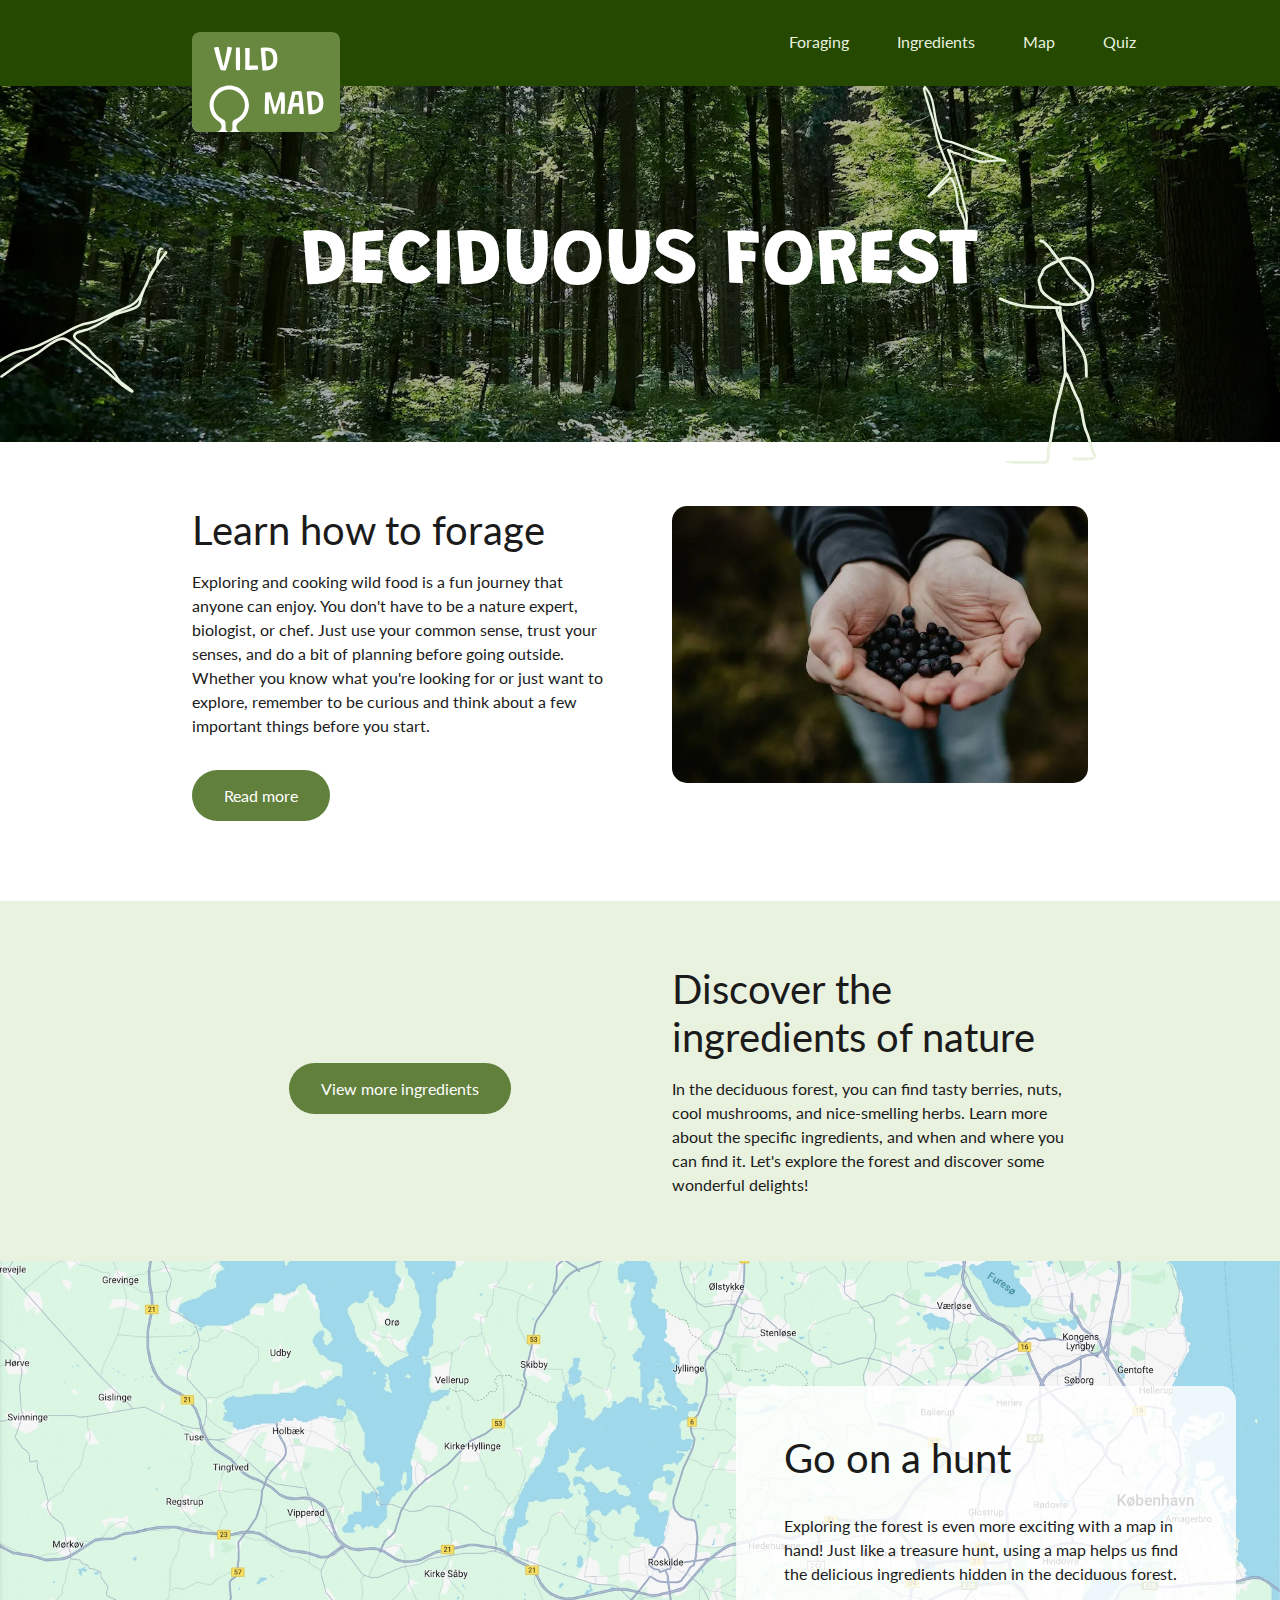
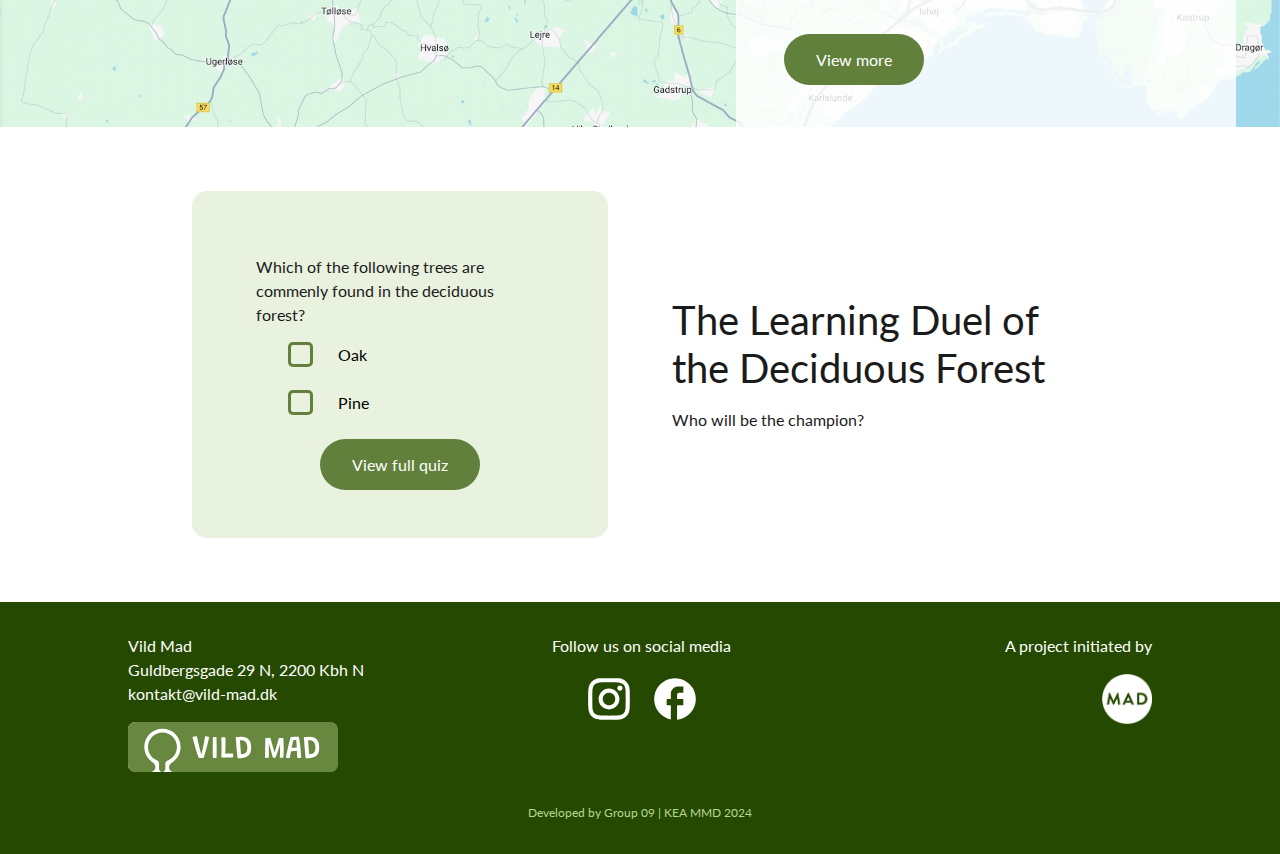
<file: index.html>
<!DOCTYPE html>
<html lang="en">

<head>
  <meta charset="UTF-8" />
  <meta name="viewport" content="width=device-width, initial-scale=1.0" />
  <meta name="description" content="informationsite about the deciduous forest">
  <meta name="author" content="MMD studerende gr.09">
  <!-- <meta name="robots" content="noindex" /> -->

  <!-- FAVICON -->
  <link rel="apple-touch-icon" sizes="180x180" href="apple-touch-icon.png" />
  <link rel="icon" type="image/png" sizes="32x32" href="favicon-32x32.png" />
  <link rel="icon" type="image/png" sizes="16x16" href="favicon-16x16.png" />
  <link rel="manifest" href="site.webmanifest" />

  <title>Vild mad</title>

  <!-- STYLESHEETS -->
  <link rel="stylesheet" href="css/general.css" />
  <link rel="stylesheet" href="css/index.css" />

  <!-- GOOGLE FONTS -->
  <link rel="preconnect" href="https://fonts.googleapis.com" />
  <link rel="preconnect" href="https://fonts.gstatic.com" crossorigin />
  <link
    href="https://fonts.googleapis.com/css2?family=Grandstander:ital,wght@0,100..900;1,100..900&family=Lato:ital,wght@0,100;0,300;0,400;0,700;0,900;1,100;1,300;1,400;1,700;1,900&display=swap"
    rel="stylesheet" />
</head>

<body>
  <header>
    <a href="index.html" class="header_link">
      <picture>
        <source media="(min-width:800px)" srcset="img/logo_main.svg" class="logo" />
        <img src="img/logo_long.svg" alt="logo" style="width: auto" class="logo" />
      </picture>
    </a>
    <nav>
      <ul class="menu">
        <li><a href="foraging.html">Foraging</a></li>
        <li><a href="listview.html">Ingredients</a></li>
        <li><a href="map.html">Map</a></li>
        <li><a href="quiz.html">Quiz</a></li>
      </ul>
      <div class="burger">
        <div class="line"></div>
        <div class="line"></div>
        <div class="line"></div>
      </div>
    </nav>
  </header>
  <main>
    <section>
      <div class="hero">
        <img src="img/index_hero.webp" alt="Trees" class="img_hero" />
        <h1 class="front">Deciduous forest</h1>
        <img class="mand" src="img/mand.svg" alt="mand" />
        <img class="gren_7" src="img/gren7.svg" alt="gren" />
        <img class="gren_3" src="img/gren3.svg" alt="gren" />
      </div>
    </section>

    <article class="foraging">
      <div class="flex_col">
        <h2>Learn how to forage</h2>
        <p>
          Exploring and cooking wild food is a fun journey that anyone can enjoy. You don't have to be a nature expert,
          biologist, or chef. Just use your common sense, trust your senses, and do a bit of planning before going
          outside. Whether you know what you're looking for or just want to explore, remember to be curious and think
          about a few
          important things before you start.
        </p>
        <a href="foraging.html" class="button">Read more</a>
      </div>
      <img src="img/berries.webp" alt="berries" class="img_forage_mini" />
      <!-- Photo by <a href="https://unsplash.com/@bthjnr?utm_content=creditCopyText&utm_medium=referral&utm_source=unsplash">Beth Jnr</a> on <a href="https://unsplash.com/photos/person-holding-black-round-fruits-bgFJ8_QBs0k?utm_content=creditCopyText&utm_medium=referral&utm_source=unsplash">Unsplash</a>-->
    </article>

    <section class="discover">
      <div class="flex_col">
        <h2>Discover the ingredients of nature</h2>
        <p>In the deciduous forest, you can find tasty berries, nuts, cool mushrooms, and nice-smelling herbs. Learn
          more about the specific ingredients, and when and where you can find it. Let's explore the forest and discover
          some wonderful delights!</p>
      </div>
      <div class="flex_col order">
        <div class="ingredient_container"></div>
        <div class="center">
          <a href="listview.html" class="button">View more ingredients</a>
        </div>
      </div>
    </section>

    <section class="map">
      <!-- <img src="img/google.webp" alt="map" class="img_map"> -->
      <picture>
        <source media="(min-width:650px)" srcset="img/google.webp" class="img_map" />
        <img src="img/google_2.webp" alt="Flowers" style="width: auto" class="img_map" />
      </picture>
      <div class="map_boks">
        <h2>Go on a hunt</h2>
        <p>Exploring the forest is even more exciting with a map in hand! Just like a treasure hunt, using a map helps
          us find the delicious ingredients hidden in the deciduous forest.</p>
        <a href="map.html" class="button">View more</a>
      </div>
    </section>
    <article class="quiz">
      <div class="flex_col">
        <h2>The Learning Duel of the Deciduous Forest</h2>
        <p>Who will be the champion?</p>
      </div>
      <div class="question order">
        <p>Which of the following trees are commenly found in the deciduous forest?</p>
        <!-- Checkbox med inspiration fra chatGPT -->
        <label> <input type="checkbox" name="color" value="oak" /> Oak </label>
        <label> <input type="checkbox" name="color" value="pine" /> Pine </label>
        <a href="quiz.html" class="button b_center">View full quiz</a>
      </div>
    </article>
  </main>
  <footer>
    <section class="footer">
      <div class="footer_col_vildmad">
        <p>Vild Mad <br />Guldbergsgade 29 N, 2200 Kbh N <br />kontakt@vild-mad.dk</p>
        <img src="img/logo_long.svg" alt="logo" class="footer_logo" />
      </div>
      <div class="social_flex">
        <p>Follow us on social media</p>
        <div class="social_icon_flex">
          <a href="https://www.instagram.com/">
            <img src="img/instagram.svg" alt="Instagram Logo" class="icon_social" />
          </a>
          <a href="https://www.facebook.com/">
            <img src="img/facebook.svg" alt="Facebook Logo" class="icon_social" />
          </a>
        </div>
      </div>
      <div class="footer_col_mad">
        <p>A project initiated by</p>
        <img src="img/mad.png" alt="MAD logo" class="mad_logo" />
      </div>
    </section>
    <p class="small">Developed by Group 09 | KEA MMD 2024</p>
  </footer>

  <!-- Templates -->
  <template class="ingredient_template">
    <article class="ingredient_article">
      <img class="ingredient_image" src="img/VILDMAD_RV_Ramslog_02.jpg" alt="Image of ingredient" />
      <p class="ingredient_name">Name</p>

      <a class="ingredient_link" href="singleview.html" aria-label="link to ingredients"></a>
    </article>
  </template>

  <!-- Link til .js -->
  <script src="js/burgermenu.js"></script>
  <script src="js/index.js"></script>
</body>

</html>
</file>
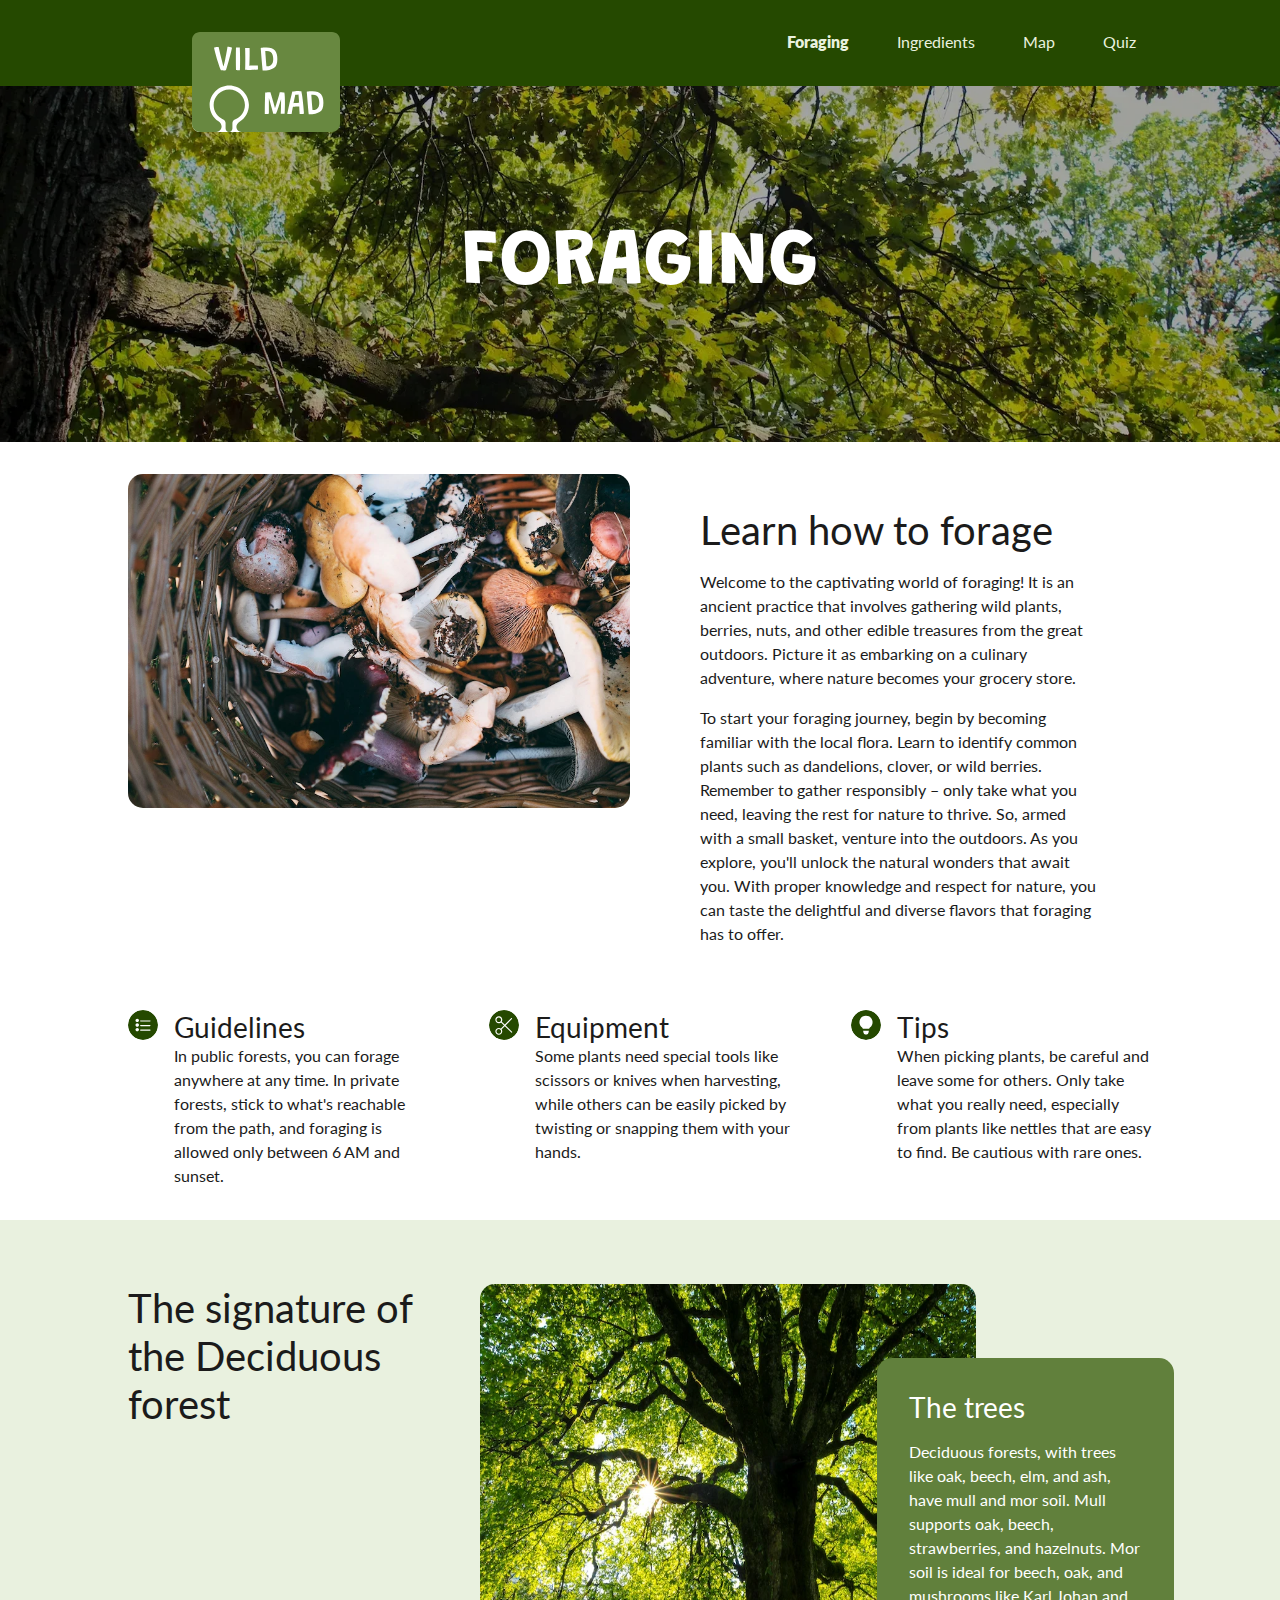
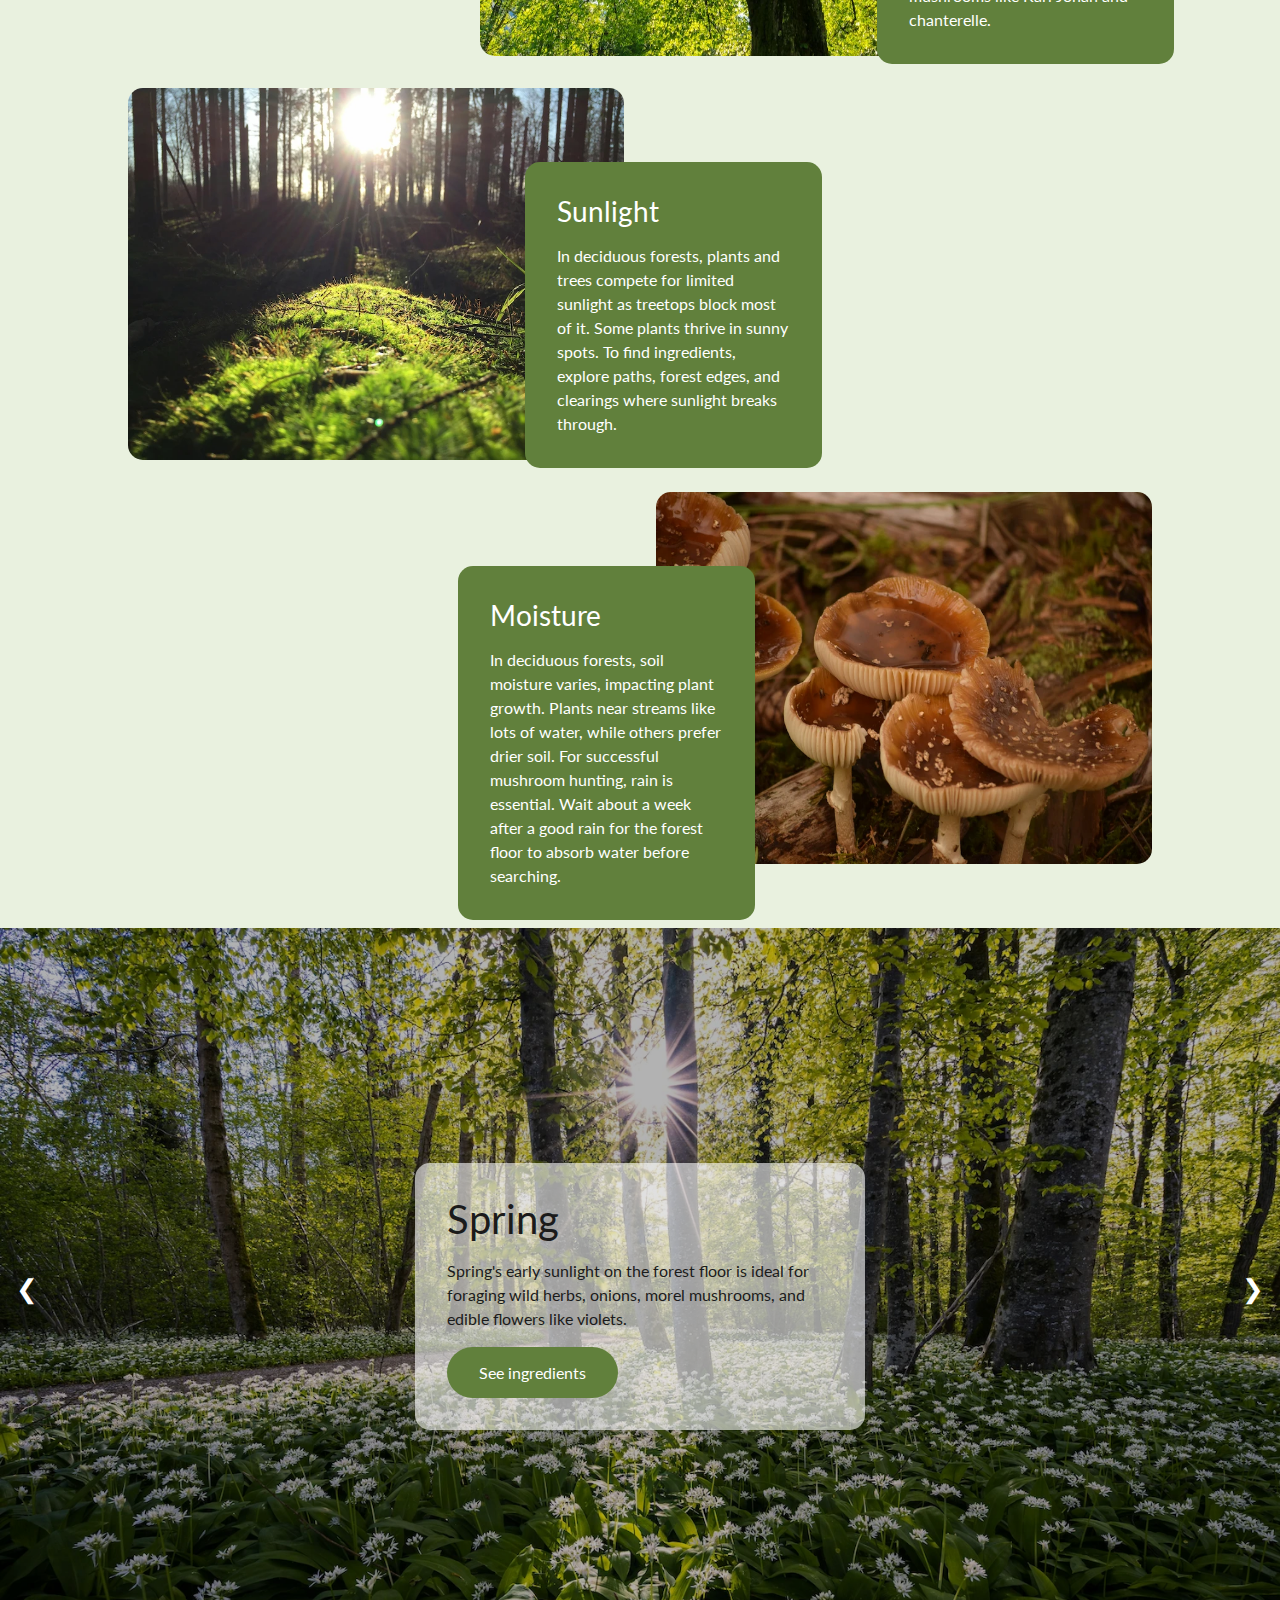
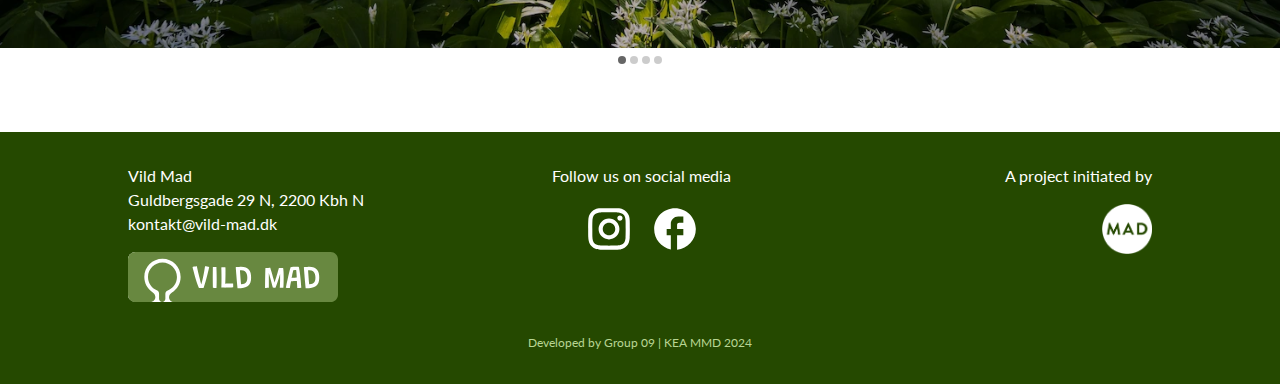
<file: foraging.html>
<!DOCTYPE html>
<html lang="en">

<head>
  <meta charset="UTF-8">
  <meta name="viewport" content="width=device-width, initial-scale=1.0">
  <meta name="description" content="informationsite about the deciduous forest">
  <meta name="author" content="MMD studerende gr.09">
  <!-- <meta name="robots" content="noindex" /> -->

  <!-- FAVICON -->
  <link rel="apple-touch-icon" sizes="180x180" href="apple-touch-icon.png">
  <link rel="icon" type="image/png" sizes="32x32" href="favicon-32x32.png">
  <link rel="icon" type="image/png" sizes="16x16" href="favicon-16x16.png">
  <link rel="manifest" href="site.webmanifest">

  <title>Foraging</title>

  <!-- STYLESHEETS -->
  <link rel="stylesheet" href="css/general.css">
  <link rel="stylesheet" href="css/foraging.css">

  <!-- GOOGLE FONTS -->
  <link rel="preconnect" href="https://fonts.googleapis.com">
  <link rel="preconnect" href="https://fonts.gstatic.com" crossorigin>
  <link
    href="https://fonts.googleapis.com/css2?family=Grandstander:ital,wght@0,100..900;1,100..900&family=Lato:ital,wght@0,100;0,300;0,400;0,700;0,900;1,100;1,300;1,400;1,700;1,900&display=swap"
    rel="stylesheet">
</head>

<body>
  <header>
    <a href="index.html" class="header_link">
      <picture>
        <source media="(min-width:800px)" srcset="img/logo_main.svg" class="logo">
        <img src="img/logo_long.svg" alt="logo" style="width:auto;" class="logo">
      </picture>
    </a>
    <nav>
      <ul class="menu">
        <li><a href="foraging.html" class="active">Foraging</a></li>
        <li><a href="listview.html">Ingredients</a></li>
        <li><a href="map.html">Map</a></li>
        <li><a href="quiz.html">Quiz</a></li>
      </ul>
      <div class="burger">
        <div class="line"></div>
        <div class="line"></div>
        <div class="line"></div>
      </div>
    </nav>
  </header>
  <main>
    <section>
      <div class="hero">
        <img src="img/foraging_hero.webp" alt="deciduous forest, treetops" class="img_hero" />
        <!--Credit: Photo by Czapp Botond on Unsplash-->
        <h1 class="front">Foraging</h1>
      </div>
    </section>

    <div class="foraging_grid">
      <article class="flex_col">
        <h2>Learn how to forage</h2>
        <p>Welcome to the captivating world of foraging! It is an ancient practice that involves gathering wild plants,
          berries, nuts, and other edible treasures from the great outdoors. Picture it as embarking on a culinary
          adventure, where nature becomes your grocery store.</p>
        <p>To start your foraging journey, begin by becoming familiar with the local flora. Learn to identify common
          plants such as dandelions, clover, or wild berries. Remember to gather responsibly – only take what you need,
          leaving the rest for nature to thrive. So, armed with a small basket, venture
          into the outdoors. As you explore, you'll unlock the natural wonders that await you. With proper knowledge and
          respect for nature, you can taste the delightful and diverse flavors that foraging has to offer.</p>
      </article>
      <div class="foraging_img">
        <img src="img/learn_how_to_forage.webp" alt="mushrooms in basket">
        <!--Credit: Photo by Annie Spratt on Unsplash-->
      </div>
    </div>

    <div class="foraging_green_cirkle">
      <div class="ingredient_info_1">
        <img class="ingrdient_icon" src="img/list.svg" alt="Icon" />
        <div class="ingredient_text">
          <h3>Guidelines</h3>
          <p>In public forests, you can forage anywhere at any time. In private forests, stick to what's reachable from
            the path, and foraging is allowed only between 6 AM and sunset.</p>
        </div>
      </div>
      <div class="ingredient_info_1">
        <img class="ingrdient_icon" src="img/equipment.svg" alt="Icon" />
        <div class="ingredient_text">
          <h3>Equipment</h3>
          <p>Some plants need special tools like scissors or knives when harvesting, while others can be easily picked
            by twisting or snapping them with your hands.</p>
        </div>
      </div>
      <div class="ingredient_info_1">
        <img class="ingrdient_icon" src="img/tips.svg" alt="Icon" />
        <div class="ingredient_text">
          <h3>Tips</h3>
          <p>When picking plants, be careful and leave some for others. Only take what you really need, especially from
            plants like nettles that are easy to find. Be cautious with rare ones.</p>
        </div>
      </div>
      <!-- <div class="container">
        <div class="green-circle"></div>
        <div class="content">
          <h3>Guidelines</h3>
          <p>In public forests, you can forage anywhere at any time. In private forests, stick to what's reachable from
            the path, and foraging is allowed only between 6 AM and sunset.</p>
        </div>
      </div>
      <div class="container">
        <div class="green-circle"></div>
        <div class="content">
          <h3>Equipment</h3>
          <p>Some plants need special tools like scissors or knives when harvesting, while others can be easily picked
            by twisting or snapping them with your hands.</p>
        </div>
      </div>
      <div class="container">
        <div class="green-circle"></div>
        <div class="content">
          <h3>Tips</h3>
          <p>When picking plants, be careful and leave some for others. Only take what you really need, especially from
            plants like nettles that are easy to find. Be cautious with rare ones.</p>
        </div>
      </div> -->
    </div>

    <div class="green">
      <div class="green_h2">
        <h2>The signature of the Deciduous forest</h2>
      </div>
      <div class="green_flex box_1">
        <img class="img_1" src="img/the_trees.webp" alt="the trees">
        <!--Credit: Photo by Jan Huber on Unsplash-->
        <div class="green_tekstbox txt_box_1">
          <h3>The trees</h3>
          <p>Deciduous forests, with trees like oak, beech, elm, and ash, have mull and mor soil. Mull supports oak,
            beech, strawberries, and hazelnuts. Mor soil is ideal for beech, oak, and mushrooms like Karl Johan and
            chanterelle.</p>
        </div>
      </div>
      <div class="green_flex box_2">
        <img class="img_2" src="img/sunlight.webp" alt="sunlight">
        <!--Credit: Photo by Janus Clemmensen on Unsplash-->
        <div class="green_tekstbox txt_box_2">
          <h3>Sunlight</h3>
          <p>In deciduous forests, plants and trees compete for limited sunlight as treetops block most of it. Some
            plants thrive in sunny spots. To find ingredients, explore paths, forest edges, and clearings where sunlight
            breaks through.</p>
        </div>
      </div>
      <div class="green_flex box_3">
        <img class="img_3" src="img/moisture.webp" alt="moisture">
        <!--Credit: Photo by Jannik on Unsplash-->
        <div class="green_tekstbox txt_box_3">
          <h3>Moisture</h3>
          <p>
            In deciduous forests, soil moisture varies, impacting plant growth. Plants near streams like lots of water,
            while others prefer drier soil. For successful mushroom hunting, rain is essential. Wait about a week after
            a good rain for the forest floor to absorb water before searching.</p>
        </div>
      </div>
    </div>

    <div id="window">
      <div id="slide-container">
        <div class="slides">

          <!-- First image -->
          <img class="slide" src="img/spring.webp" alt="spring">
          <!--Credit: Photo by Pascal Debrunner on Unsplash-->
          <div class="overlay_slider">
            <div class="text-box">
              <h2>Spring</h2>
              <p>Spring's early sunlight on the forest floor is ideal for foraging wild herbs, onions, morel mushrooms,
                and edible flowers like violets. </p>
              <a href="listview.html" class="button">See ingredients</a>
            </div>
          </div>
        </div>

        <!-- Second image -->
        <div class="slides">
          <img class="slide" src="img/summer.webp" alt="summer">
          <!--Credit: Photo by Janez Fabijan on Unsplash-->
          <div class="overlay_slider">
            <div class="text-box">
              <h2>Summer</h2>
              <p>During summer, look for wood sorrel and garlic mustard in shady spots, raspberries in clearings, and
                golden chanterelles near forest edges. </p>
              <a href="listview.html" class="button">See ingredients</a>
            </div>
          </div>
        </div>

        <!-- Third image -->
        <div class="slides">
          <img class="slide" src="img/autumn.webp" alt="autumn">
          <!--Credit: Photo by Francesco Gallarotti on Unsplash-->
          <div class="overlay_slider">
            <div class="text-box">
              <h2>Autumn</h2>
              <p>Autumn offers mushrooms, nuts, and fruits, with ripe blackberries. After leaves fall focus on
                mushrooms, that last until the first frost and even into December. </p>
              <a href="listview.html" class="button">See ingredients</a>
            </div>
          </div>
        </div>

        <!-- four image -->
        <div class="slides">
          <img class="slide" src="img/winter.webp" alt="winter">
          <!--Credit: Photo by Perica Orešković on Unsplash-->
          <div class="overlay_slider">
            <div class="text-box">
              <h2>Winter</h2>
              <p>In winter, explore the cold forest to find robust winter- and oyster mushrooms.</p>
              <a href="listview.html" class="button">See ingredients</a>
            </div>
          </div>
        </div>
        <a id="previous" class="arrow">&#10094;</a>
        <a id="next" class="arrow">&#10095;</a>
        <div id="text-bar">
          <p id="place"></p>
        </div>
      </div>
      <div id="dotsContainer"></div>
    </div>
  </main>
  <footer>
    <section class="footer">
      <div class="footer_col_vildmad">
        <p>Vild Mad <br />Guldbergsgade 29 N, 2200 Kbh N <br />kontakt@vild-mad.dk</p>
        <img src="img/logo_long.svg" alt="logo" class="footer_logo" />
      </div>
      <div class="social_flex">
        <p>Follow us on social media</p>
        <div class="social_icon_flex">
          <a href="https://www.instagram.com/">
            <img src="img/instagram.svg" alt="Instagram Logo" class="icon_social" />
          </a>
          <a href="https://www.facebook.com/">
            <img src="img/facebook.svg" alt="Facebook Logo" class="icon_social" />
          </a>
        </div>
      </div>
      <div class="footer_col_mad">
        <p>A project initiated by</p>
        <img src="img/mad.png" alt="MAD logo" class="mad_logo" />
      </div>
    </section>
    <p class="small">Developed by Group 09 | KEA MMD 2024</p>
  </footer>
  <!-- Link til .js -->
  <script src="js/burgermenu.js"></script>
  <script src="js/foraging.js"></script>
</body>

</html>
</file>
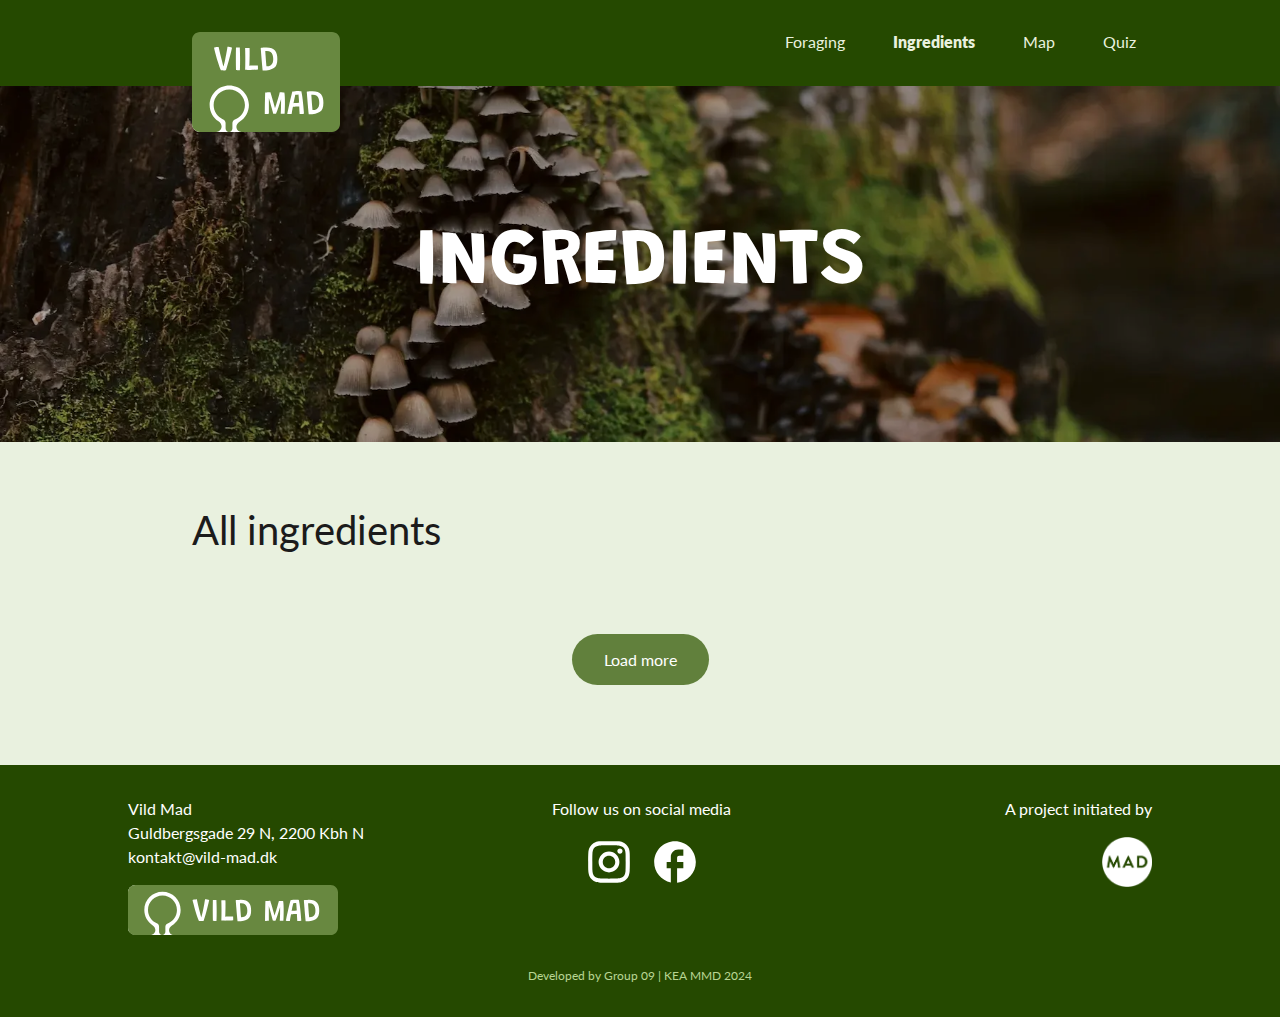
<file: listview.html>
<!DOCTYPE html>
<html lang="en">

<head>
  <meta charset="UTF-8" />
  <meta name="viewport" content="width=device-width, initial-scale=1.0" />
  <meta name="description" content="informationsite about the deciduous forest">
  <meta name="author" content="MMD studerende gr.09">
  <!-- <meta name="robots" content="noindex" /> -->

  <!-- FAVICON -->

  <title>Ingredients</title>

  <link rel="stylesheet" href="css/general.css" />
  <link rel="stylesheet" href="css/listview.css" />

  <link rel="preconnect" href="https://fonts.googleapis.com" />
  <link rel="preconnect" href="https://fonts.gstatic.com" crossorigin />
  <link
    href="https://fonts.googleapis.com/css2?family=Grandstander:ital,wght@0,100..900;1,100..900&family=Lato:ital,wght@0,100;0,300;0,400;0,700;0,900;1,100;1,300;1,400;1,700;1,900&display=swap"
    rel="stylesheet" />
</head>

<body>
  <header>
    <a href="index.html" class="header_link">
      <picture>
        <source media="(min-width:800px)" srcset="img/logo_main.svg" class="logo">
        <img src="img/logo_long.svg" alt="logo" style="width:auto;" class="logo">
      </picture>
    </a>
    <nav>
      <ul class="menu">
        <li><a href="foraging.html">Foraging</a></li>
        <li><a href="listview.html" class="active">Ingredients</a></li>
        <li><a href="map.html">Map</a></li>
        <li><a href="quiz.html">Quiz</a></li>
      </ul>
      <div class="burger">
        <div class="line"></div>
        <div class="line"></div>
        <div class="line"></div>
      </div>
    </nav>
  </header>
  <main>
    <section>
      <div class="hero">
        <img src="img/ingredients.webp" alt="mushrooms" class="img_hero" />
        <!--Credit: Photo by Amy Humphries on Unsplash-->
        <h1 class="front">Ingredients</h1>
      </div>
    </section>
    <!-- Filtering -->

    <section class="month_template">
      <h2>All ingredients</h2>
      <div class="ingredient_container"></div>
    </section>
    <div class="center">
      <button>Load more</button>
    </div>
  </main>
  <footer>
    <section class="footer">
      <div class="footer_col_vildmad">
        <p>Vild Mad <br />Guldbergsgade 29 N, 2200 Kbh N <br />kontakt@vild-mad.dk</p>
        <img src="img/logo_long.svg" alt="logo" class="footer_logo" />
      </div>
      <div class="social_flex">
        <p>Follow us on social media</p>
        <div class="social_icon_flex">
          <a href="https://www.instagram.com/">
            <img src="img/instagram.svg" alt="Instagram Logo" class="icon_social" />
          </a>
          <a href="https://www.facebook.com/">
            <img src="img/facebook.svg" alt="Facebook Logo" class="icon_social" />
          </a>
        </div>
      </div>
      <div class="footer_col_mad">
        <p>A project initiated by</p>
        <img src="img/mad.png" alt="MAD logo" class="mad_logo" />
      </div>
    </section>
    <p class="small">Developed by Group 09 | KEA MMD 2024</p>
  </footer>

  <!-- Templates -->
  <template class="month_template">
    <h2>Month</h2>
    <div class="ingredient_container"></div>
  </template>
  <template class="ingredient_template">
    <article class="ingredient_article">
      <img class="ingredient_image" src="img/VILDMAD_RV_Ramslog_02.jpg" alt="Image of ingredient" />
      <p class="ingredient_name">Name</p>

      <a class="ingredient_link" href="singleview.html" aria-label="link to ingredient"></a>
    </article>
  </template>

  <!-- Link til .js -->
  <script src="js/burgermenu.js"></script>
  <script src="js/listview.js"></script>
</body>

</html>
</file>
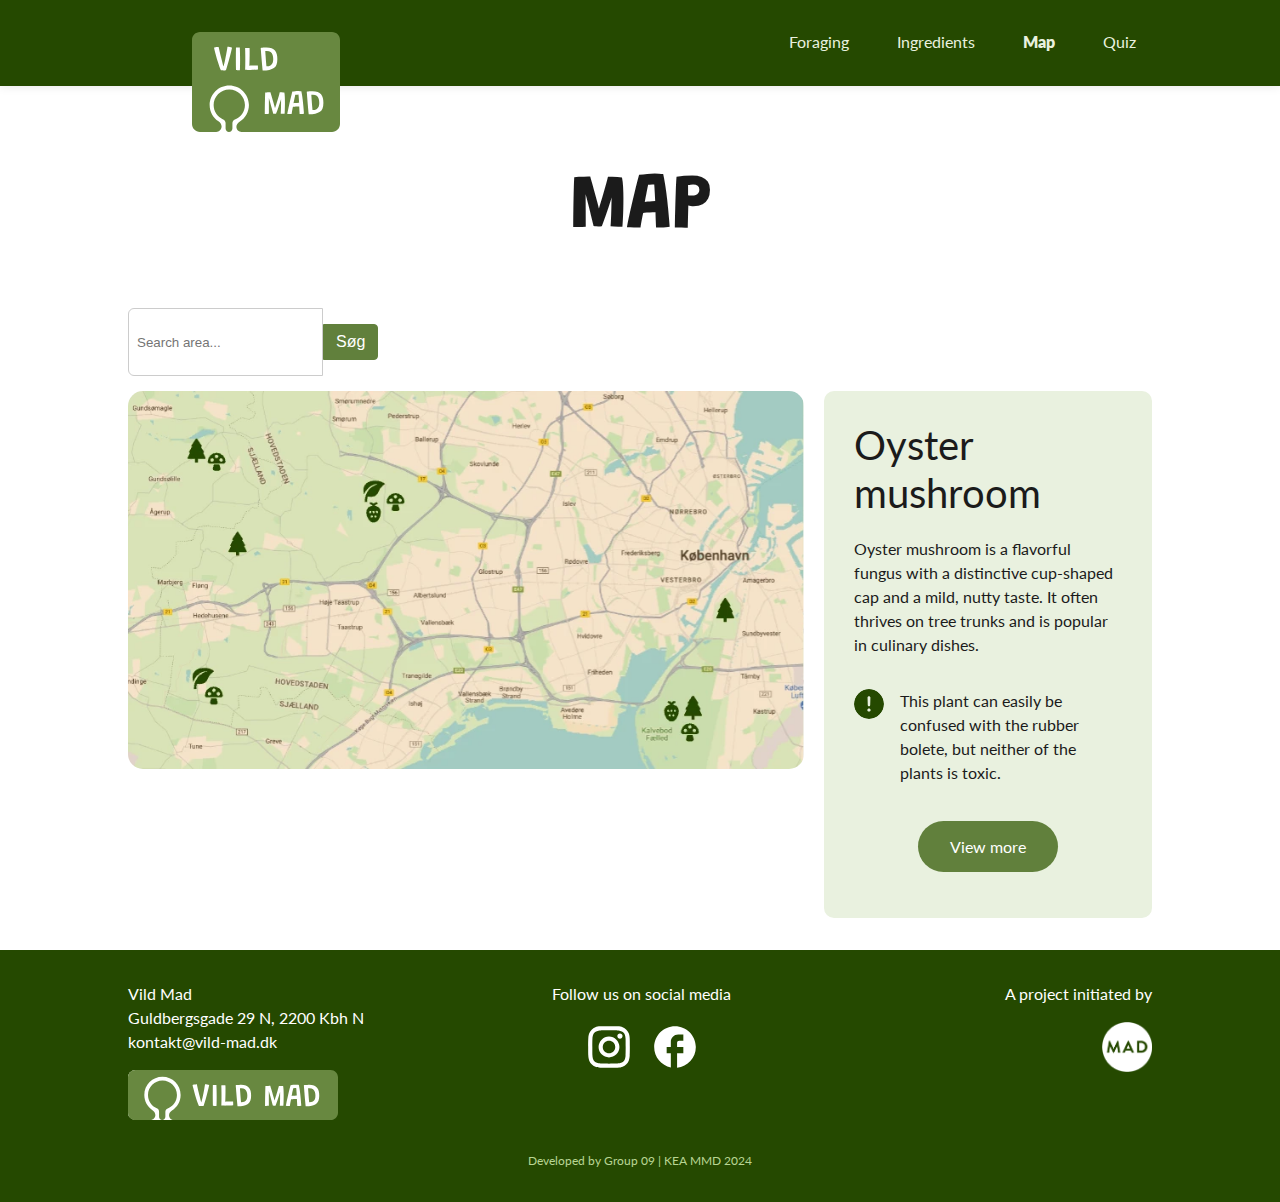
<file: map.html>
<!DOCTYPE html>
<html lang="en">

<head>
  <meta charset="UTF-8" />
  <meta name="viewport" content="width=device-width, initial-scale=1.0" />
  <meta name="description" content="informationsite about the deciduous forest">
  <meta name="author" content="MMD studerende gr.09">
  <!-- <meta name="robots" content="noindex" /> -->

  <!-- FAVICON -->
  <link rel="apple-touch-icon" sizes="180x180" href="apple-touch-icon.png" />
  <link rel="icon" type="image/png" sizes="32x32" href="favicon-32x32.png" />
  <link rel="icon" type="image/png" sizes="16x16" href="favicon-16x16.png" />
  <link rel="manifest" href="site.webmanifest" />

  <title>Map</title>

  <!-- STYLESHEETS -->
  <link rel="stylesheet" href="css/general.css" />
  <link rel="stylesheet" href="css/map.css" />

  <!-- GOOGLE FONTS -->
  <link rel="preconnect" href="https://fonts.googleapis.com" />
  <link rel="preconnect" href="https://fonts.gstatic.com" crossorigin />
  <link
    href="https://fonts.googleapis.com/css2?family=Grandstander:ital,wght@0,100..900;1,100..900&family=Lato:ital,wght@0,100;0,300;0,400;0,700;0,900;1,100;1,300;1,400;1,700;1,900&display=swap"
    rel="stylesheet" />
</head>

<body>
  <header>
    <a href="index.html" class="header_link">
      <picture>
        <source media="(min-width:800px)" srcset="img/logo_main.svg" class="logo" />
        <img src="img/logo_long.svg" alt="logo" style="width: auto" class="logo" />
      </picture>
    </a>
    <nav>
      <ul class="menu">
        <li><a href="foraging.html">Foraging</a></li>
        <li><a href="listview.html">Ingredients</a></li>
        <li><a href="map.html" class="active">Map</a></li>
        <li><a href="quiz.html">Quiz</a></li>
      </ul>
      <div class="burger">
        <div class="line"></div>
        <div class="line"></div>
        <div class="line"></div>
      </div>
    </nav>
  </header>
  <main>
    <h1 class="h1_map">Map</h1>
    <section class="search-container">
      <input type="text" placeholder="Search area..." />
      <button type="submit">Søg</button>
    </section>
    <div class="map">
      <img src="img/kort_desktop.webp" alt="kortoversigt" class="img_map" />
      <div class="green_tekstbox overlay">
        <h2>Oyster mushroom</h2>
        <p>Oyster mushroom is a flavorful fungus with a distinctive cup-shaped cap and a mild, nutty taste. It often
          thrives on tree trunks and is popular in culinary dishes.</p>
        <div class="foraging_green_cirkle">
          <div class="ingredient_info_2">
            <img class="ingrdient_icon" src="img/obs.svg" alt="Icon" />
            <p>This plant can easily be confused with the rubber bolete, but neither of the plants is toxic.</p>
          </div>
        </div>
        <div class="center-container">
          <a href="singleview.html" class="button">View more</a>
        </div>
      </div>
    </div>
  </main>
  <footer>
    <section class="footer">
      <div class="footer_col_vildmad">
        <p>Vild Mad <br />Guldbergsgade 29 N, 2200 Kbh N <br />kontakt@vild-mad.dk</p>
        <img src="img/logo_long.svg" alt="logo" class="footer_logo" />
      </div>
      <div class="social_flex">
        <p>Follow us on social media</p>
        <div class="social_icon_flex">
          <a href="https://www.instagram.com/">
            <img src="img/instagram.svg" alt="Instagram Logo" class="icon_social" />
          </a>
          <a href="https://www.facebook.com/">
            <img src="img/facebook.svg" alt="Facebook Logo" class="icon_social" />
          </a>
        </div>
      </div>
      <div class="footer_col_mad">
        <p>A project initiated by</p>
        <img src="img/mad.png" alt="MAD logo" class="mad_logo" />
      </div>
    </section>
    <p class="small">Developed by Group 09 | KEA MMD 2024</p>
  </footer>
  <!-- Link til .js -->
  <script src="js/burgermenu.js"></script>
</body>

</html>
</file>
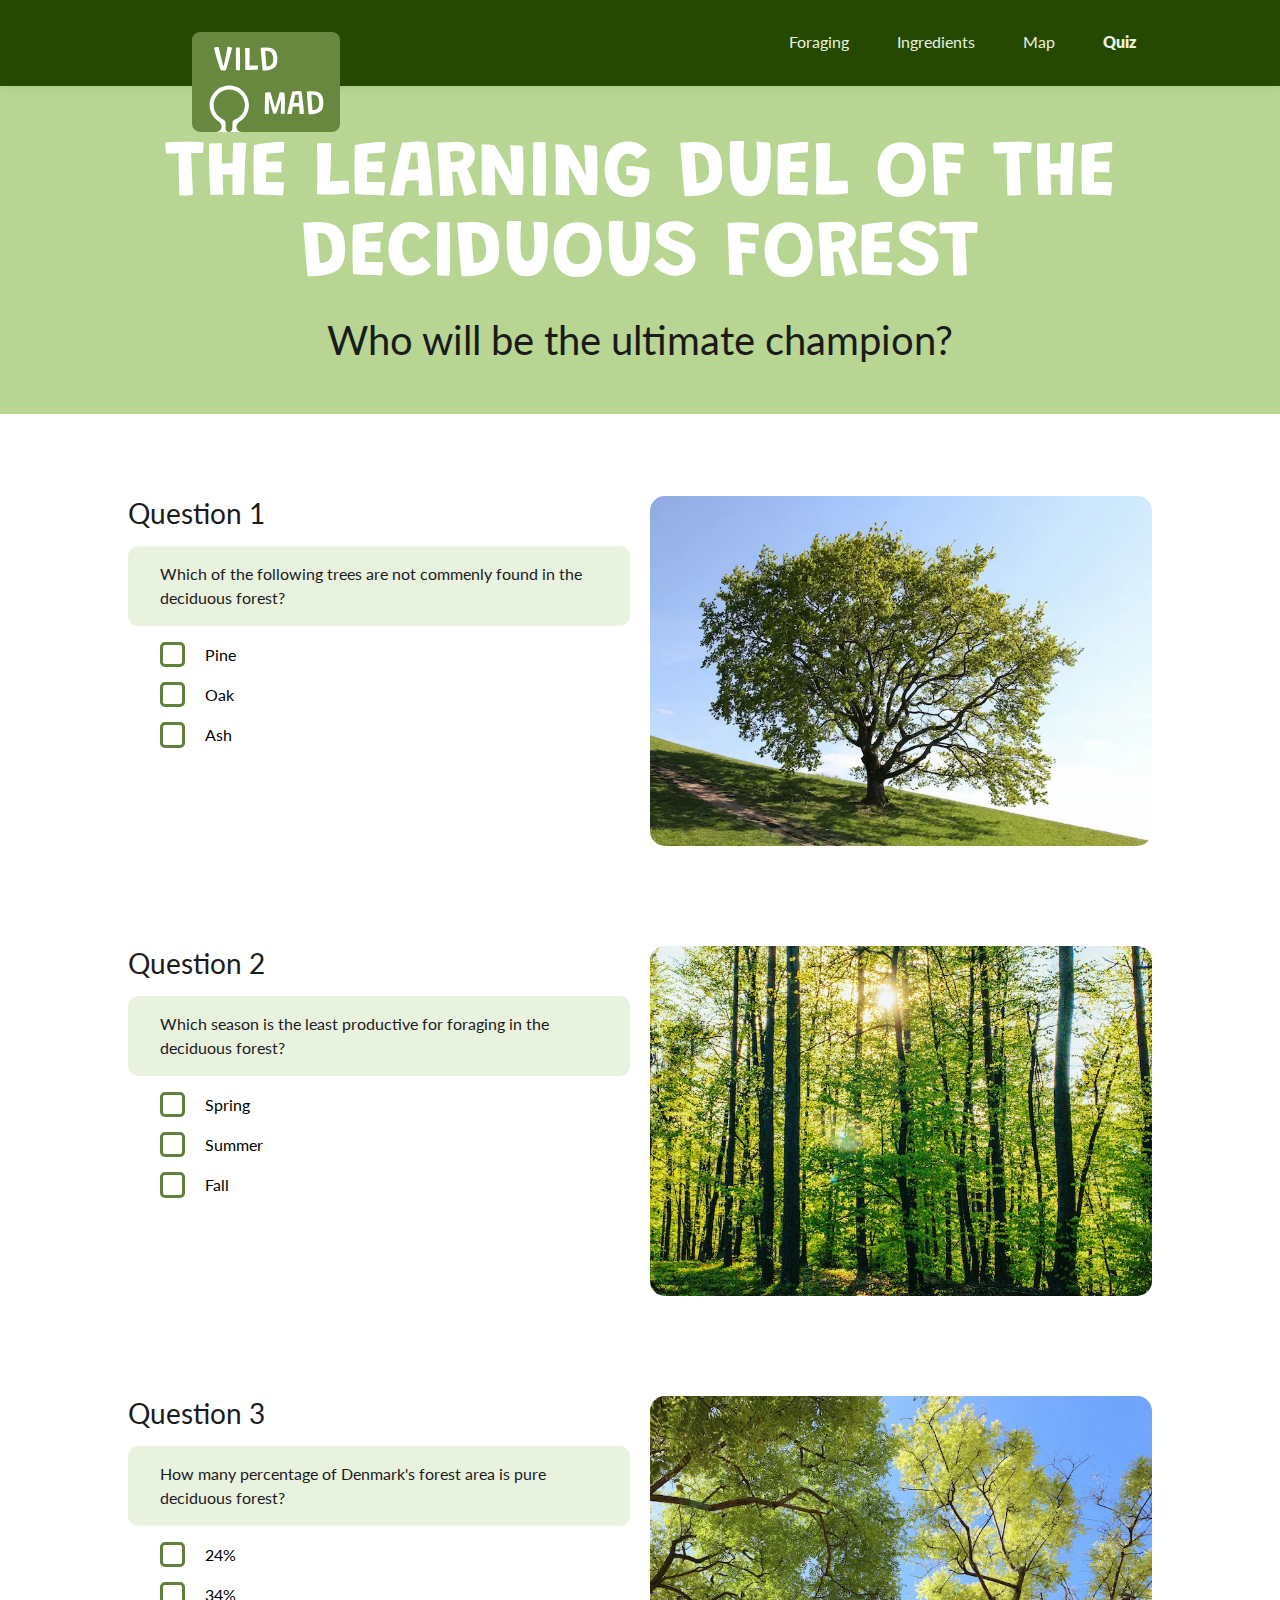
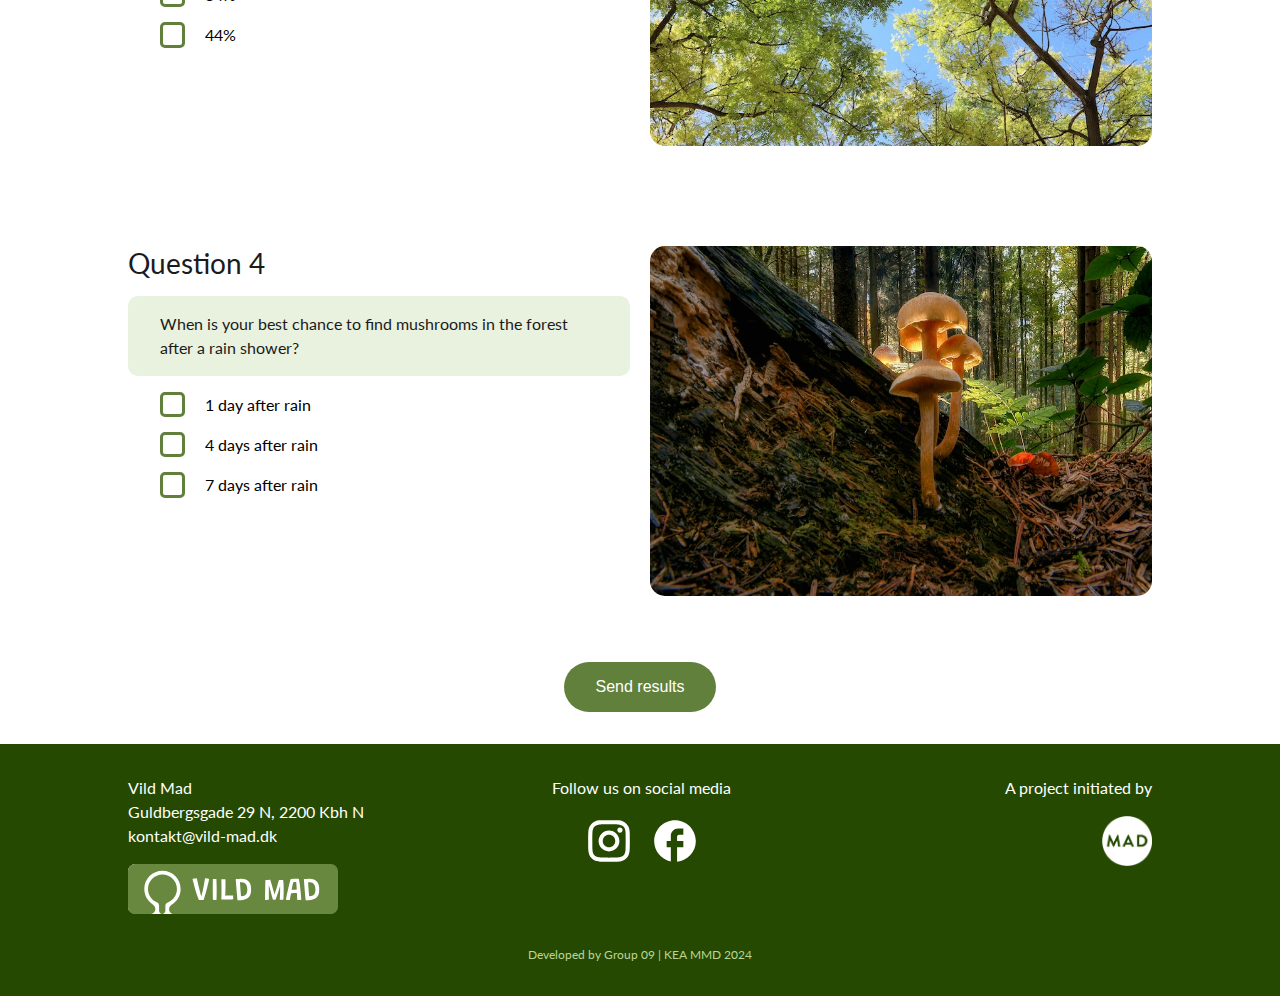
<file: quiz.html>
<!DOCTYPE html>
<html lang="en">
  <head>
    <meta charset="UTF-8" />
    <meta name="viewport" content="width=device-width, initial-scale=1.0" />
    <meta name="description" content="informationsite about the deciduous forest" />
    <meta name="author" content="MMD studerende gr.09" />
    <!-- <meta name="robots" content="noindex" /> -->

    <!-- FAVICON -->
    <link rel="apple-touch-icon" sizes="180x180" href="apple-touch-icon.png" />
    <link rel="icon" type="image/png" sizes="32x32" href="favicon-32x32.png" />
    <link rel="icon" type="image/png" sizes="16x16" href="favicon-16x16.png" />
    <link rel="manifest" href="site.webmanifest" />

    <title>Quiz</title>

    <!-- STYLESHEETS -->
    <link rel="stylesheet" href="css/general.css" />
    <link rel="stylesheet" href="css/quiz.css" />

    <!-- GOOGLE FONTS -->
    <link rel="preconnect" href="https://fonts.googleapis.com" />
    <link rel="preconnect" href="https://fonts.gstatic.com" crossorigin />
    <link href="https://fonts.googleapis.com/css2?family=Grandstander:ital,wght@0,100..900;1,100..900&family=Lato:ital,wght@0,100;0,300;0,400;0,700;0,900;1,100;1,300;1,400;1,700;1,900&display=swap" rel="stylesheet" />
  </head>

  <body>
    <header>
      <a href="index.html" class="header_link">
        <picture>
          <source media="(min-width:800px)" srcset="img/logo_main.svg" class="logo" />
          <img src="img/logo_long.svg" alt="logo" style="width: auto" class="logo" />
        </picture>
      </a>
      <nav>
        <ul class="menu">
          <li><a href="foraging.html">Foraging</a></li>
          <li><a href="listview.html">Ingredients</a></li>
          <li><a href="map.html">Map</a></li>
          <li><a href="quiz.html" class="active">Quiz</a></li>
        </ul>
        <div class="burger">
          <div class="line"></div>
          <div class="line"></div>
          <div class="line"></div>
        </div>
      </nav>
    </header>
    <main>
      <section>
        <div class="green_background">
          <h1>The Learning Duel of the</h1>
          <h1>Deciduous Forest</h1>
          <h2>Who will be the ultimate champion?</h2>
        </div>
      </section>
      <div class="quiz">
        <form name="contact" netlify>
          <div class="quiz_grid">
            <div>
              <h3>Question 1</h3>
              <p class="green_tekstboks">Which of the following trees are not commenly found in the deciduous forest?</p>
              <label> <input type="checkbox" name="tree[]" id="pine" /> Pine </label>
              <label> <input type="checkbox" name="tree[]" id="oak" /> Oak </label>
              <label> <input type="checkbox" name="tree[]" id="ash" /> Ash </label>
            </div>
            <div><img src="img/question_1.webp" alt="tree" /></div>
            <!--Credit: Photo by Dominik Van Opdenbosch on Unsplash-->
          </div>
          <div class="quiz_grid">
            <div>
              <h3>Question 2</h3>
              <p class="green_tekstboks">Which season is the least productive for foraging in the deciduous forest?</p>
              <label> <input type="checkbox" name="season[]" id="spring" /> Spring </label>
              <label> <input type="checkbox" name="season[]" id="summer" /> Summer </label>
              <label> <input type="checkbox" name="season[]" id="fall" /> Fall </label>
            </div>
            <div><img src="img/question_2.webp" alt="trees" /></div>
            <!--Credit: Photo by Miha Rekar on Unsplash-->
          </div>
          <div class="quiz_grid">
            <div>
              <h3>Question 3</h3>
              <p class="green_tekstboks">How many percentage of Denmark's forest area is pure deciduous forest?</p>
              <label> <input type="checkbox" name="percentage[]" id="24" /> 24% </label>
              <label> <input type="checkbox" name="percentage[]" id="34" /> 34% </label>
              <label> <input type="checkbox" name="percentage[]" id="44" /> 44% </label>
            </div>
            <div><img src="img/question_3.webp" alt="tree tops" /></div>
            <!--Credit: Photo by Tuyen Nguyen on Unsplash-->
          </div>
          <div class="quiz_grid">
            <div>
              <h3>Question 4</h3>
              <p class="green_tekstboks">When is your best chance to find mushrooms in the forest after a rain shower?</p>
              <label> <input type="checkbox" name="mushrooms[]" id="1" /> 1 day after rain </label>
              <label> <input type="checkbox" name="mushrooms[]" id="4" /> 4 days after rain </label>
              <label> <input type="checkbox" name="mushrooms[]" id="7" /> 7 days after rain </label>
            </div>
            <div><img src="img/question_4.webp" alt="mushrooms" /></div>
            <!--Credit: Photo by iggii on Unsplash-->
          </div>
          <button type="submit" id="submit" value="View results">Send results</button>
        </form>
      </div>
    </main>
    <footer>
      <section class="footer">
        <div class="footer_col_vildmad">
          <p>Vild Mad <br />Guldbergsgade 29 N, 2200 Kbh N <br />kontakt@vild-mad.dk</p>
          <img src="img/logo_long.svg" alt="logo" class="footer_logo" />
        </div>
        <div class="social_flex">
          <p>Follow us on social media</p>
          <div class="social_icon_flex">
            <a href="https://www.instagram.com/">
              <img src="img/instagram.svg" alt="Instagram Logo" class="icon_social" />
            </a>
            <a href="https://www.facebook.com/">
              <img src="img/facebook.svg" alt="Facebook Logo" class="icon_social" />
            </a>
          </div>
        </div>
        <div class="footer_col_mad">
          <p>A project initiated by</p>
          <img src="img/mad.png" alt="MAD logo" class="mad_logo" />
        </div>
      </section>
      <p class="small">Developed by Group 09 | KEA MMD 2024</p>
    </footer>
    <!-- Link til .js -->
    <script src="js/burgermenu.js"></script>
  </body>
</html>
</file>
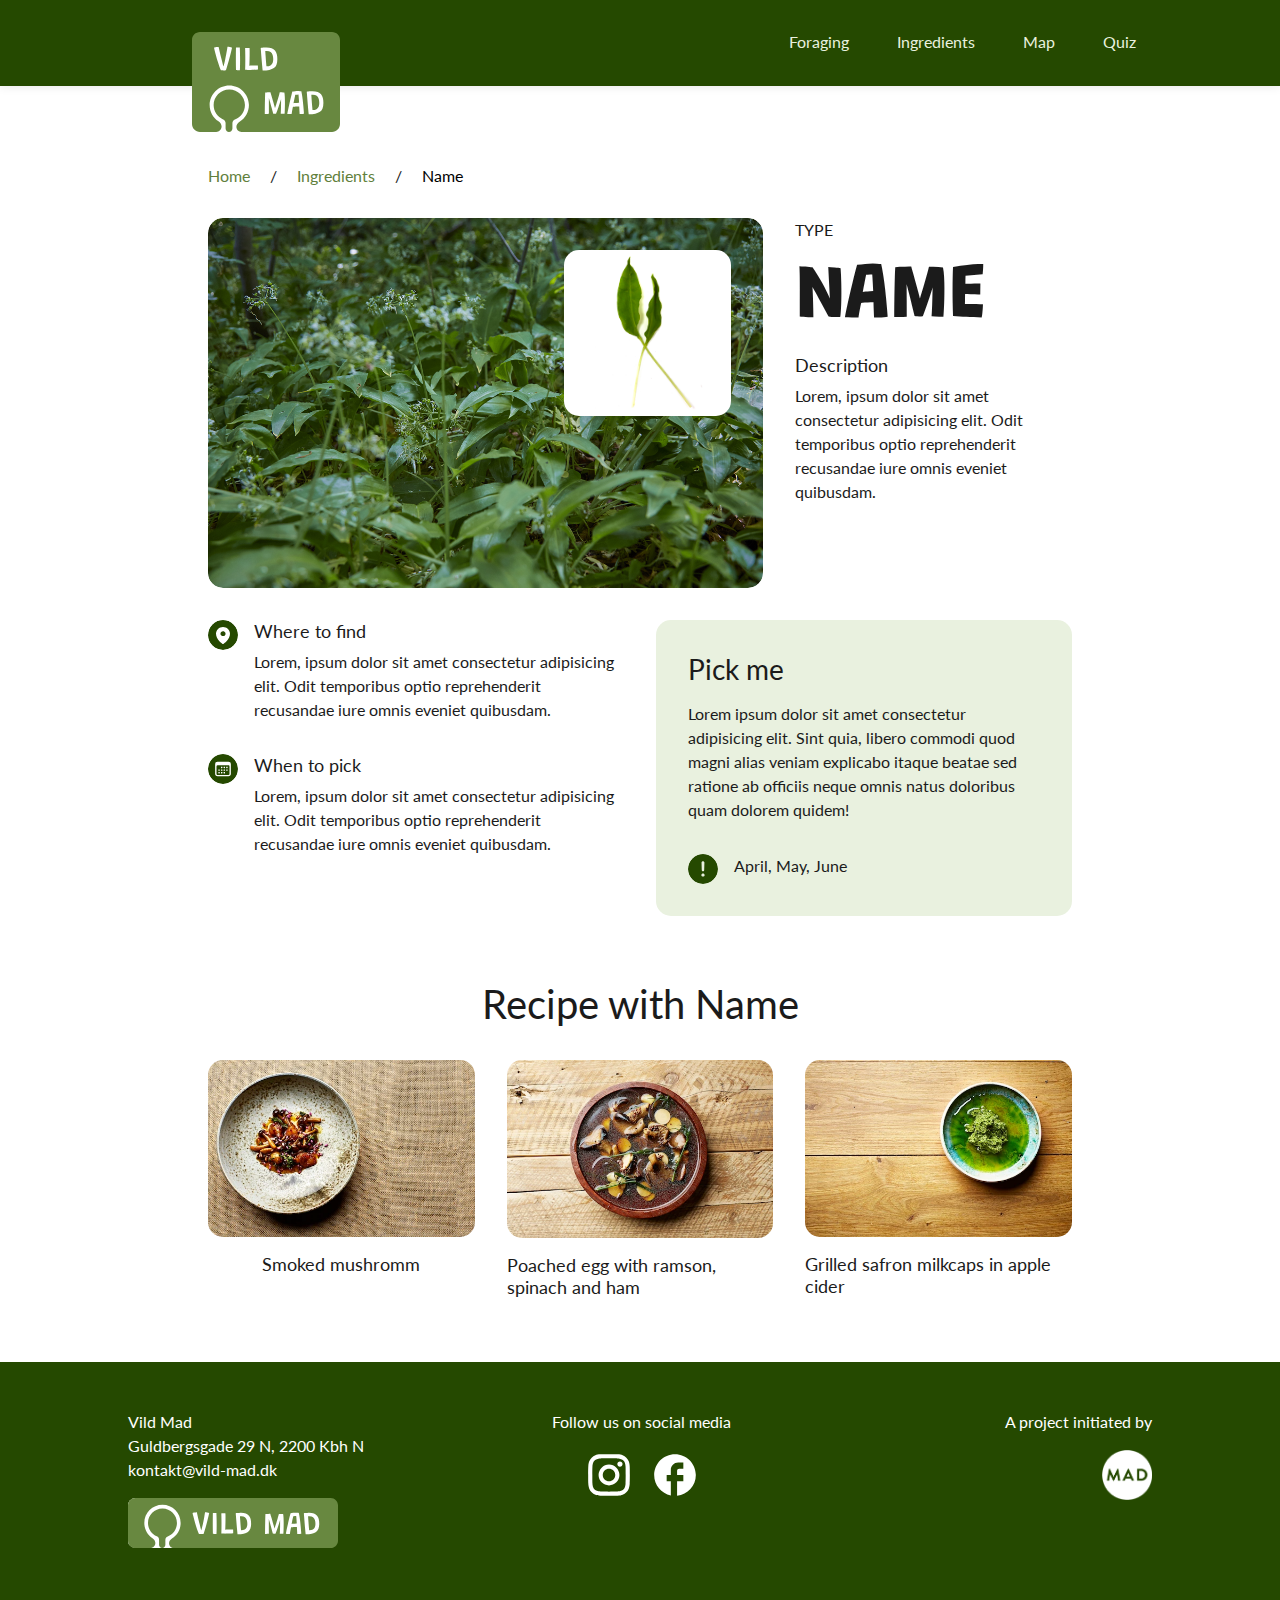
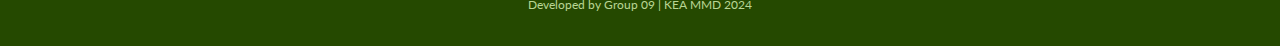
<file: singleview.html>
<!DOCTYPE html>
<html lang="en">

<head>
  <meta charset="UTF-8" />
  <meta name="viewport" content="width=device-width, initial-scale=1.0" />
  <meta name="description" content="informationsite about the deciduous forest">
  <meta name="author" content="MMD studerende gr.09">
  <!-- <meta name="robots" content="noindex" /> -->

  <!-- FAVICON -->
  <link rel="apple-touch-icon" sizes="180x180" href="apple-touch-icon.png" />
  <link rel="icon" type="image/png" sizes="32x32" href="favicon-32x32.png" />
  <link rel="icon" type="image/png" sizes="16x16" href="favicon-16x16.png" />
  <link rel="manifest" href="site.webmanifest" />

  <title>Ingredient</title>

  <!-- STYLESHEETS -->
  <link rel="stylesheet" href="css/general.css" />
  <link rel="stylesheet" href="css/singleview.css" />

  <!-- GOOGLE FONTS -->
  <link rel="preconnect" href="https://fonts.googleapis.com" />
  <link rel="preconnect" href="https://fonts.gstatic.com" crossorigin />
  <link
    href="https://fonts.googleapis.com/css2?family=Grandstander:ital,wght@0,100..900;1,100..900&family=Lato:ital,wght@0,100;0,300;0,400;0,700;0,900;1,100;1,300;1,400;1,700;1,900&display=swap"
    rel="stylesheet" />
</head>

<body>
  <header>
    <a href="index.html" class="header_link">
      <picture>
        <source media="(min-width:800px)" srcset="img/logo_main.svg" class="logo">
        <img src="img/logo_long.svg" alt="logo" style="width:auto;" class="logo">
      </picture>
    </a>
    <nav>
      <ul class="menu">
        <li><a href="foraging.html">Foraging</a></li>
        <li><a href="listview.html">Ingredients</a></li>
        <li><a href="map.html">Map</a></li>
        <li><a href="quiz.html">Quiz</a></li>
      </ul>
      <div class="burger">
        <div class="line"></div>
        <div class="line"></div>
        <div class="line"></div>
      </div>
    </nav>
  </header>
  <main>
    <!-- Breadcrumb -->
    <ul class="breadcrumb">
      <li><a href="index.html">Home</a></li>
      <li><a href="listview.html">Ingredients</a></li>
      <li class="breadcrumb_ingredient">Name</li>
    </ul>

    <section class="ingredient">
      <div class="ingredient_basics">
        <div class="ingredient_basic_text">
          <p class="ingredient_type">Type</p>
          <h1 class="ingredient_name">Name</h1>
          <div class="ingredient_text">
            <h4 class="ingredient_h4">Description</h4>
            <p class="ingrdient_desc">Lorem, ipsum dolor sit amet consectetur adipisicing elit. Odit temporibus optio
              reprehenderit recusandae iure omnis eveniet quibusdam.</p>
          </div>
        </div>
        <div class="ingredient_images order">
          <img class="ingredient_surrounding" src="img/VILDMAD_RV_Ramslog_07.jpg" alt="Image of ingredient in nature" />
          <img class="ingredient_image" src="img/VILDMAD_RV_Ramslog_02.jpg" alt="Image of ingredient" />
        </div>
      </div>
      <div class="ingredient_info">
        <div class="ingrdient_where_when">
          <div class="ingredient_info_1">
            <img class="ingrdient_icon" src="img/pin.svg" alt="Icon" />
            <div class="ingredient_text">
              <h4 class="ingredient_h4">Where to find</h4>
              <p class="ingrdient_place">Lorem, ipsum dolor sit amet consectetur adipisicing elit. Odit temporibus optio
                reprehenderit recusandae iure omnis eveniet quibusdam.</p>
            </div>
          </div>
          <div class="ingredient_info_1">
            <img class="ingrdient_icon" src="img/calendar.svg" alt="Icon" />
            <div class="ingredient_text">
              <h4 class="ingredient_h4">When to pick</h4>
              <p class="ingrdient_months">Lorem, ipsum dolor sit amet consectetur adipisicing elit. Odit temporibus
                optio reprehenderit recusandae iure omnis eveniet quibusdam.</p>
            </div>
          </div>
        </div>
        <div class="ingredient_pick">
          <h3 class="ingredient_h3">Pick me</h3>
          <p class="ingredient_pick_desc">Lorem ipsum dolor sit amet consectetur adipisicing elit. Sint quia, libero
            commodi quod magni alias veniam explicabo itaque beatae sed ratione ab officiis neque omnis natus doloribus
            quam dolorem quidem!</p>
          <div class="ingredient_info_2">
            <img class="ingrdient_icon" src="img/obs.svg" alt="Icon" />
            <p class="ingrdient_obs">April, May, June</p>
          </div>
        </div>
      </div>
    </section>
    <section class="recipes">
      <div class="center">
        <h2>Recipe with <span class="recipe_name">Name</span></h2>
      </div>
      <div class="recipe_container">
        <article class="recipe">
          <img src="img/opskrift_svampe.webp" alt="Image of recipe" class="recipe_image" />
          <h4 class="recipe_name">Smoked mushromm</h4>
          <a href="https://vildmad.dk/en/recipes/smoked-mushrooms " class="recipe_link" target="_blank"></a>
        </article>
        <article class="recipe">
          <img src="img/svampe_suppe.webp" alt="Image of recipe" class="recipe_image" />
          <h4 class="recipe_name">Poached egg with ramson, spinach and ham</h4>
          <a href="https://vildmad.dk/en/recipes/grillet-velsmagende-maelkehat-i-aeblecider" class="recipe_link"
            target="_blank"></a>
        </article>
        <article class="recipe">
          <img src="img/opskrift_pesto.webp" alt="Image of recipe" class="recipe_image" />
          <h4 class="recipe_name">Grilled safron milkcaps in apple cider</h4>
          <a href="https://vildmad.dk/en/recipes/garlic-mustard-pesto" class="recipe_link" target="_blank"></a>
        </article>
      </div>
    </section>
  </main>
  <footer>
    <section class="footer">
      <div class="footer_col_vildmad">
        <p>Vild Mad <br />Guldbergsgade 29 N, 2200 Kbh N <br />kontakt@vild-mad.dk</p>
        <img src="img/logo_long.svg" alt="logo" class="footer_logo" />
      </div>
      <div class="social_flex">
        <p>Follow us on social media</p>
        <div class="social_icon_flex">
          <a href="https://www.instagram.com/">
            <img src="img/instagram.svg" alt="Instagram Logo" class="icon_social" />
          </a>
          <a href="https://www.facebook.com/">
            <img src="img/facebook.svg" alt="Facebook Logo" class="icon_social" />
          </a>
        </div>
      </div>
      <div class="footer_col_mad">
        <p>A project initiated by</p>
        <img src="img/mad.png" alt="MAD logo" class="mad_logo" />
      </div>
    </section>
    <p class="small">Developed by Group 09 | KEA MMD 2024</p>
  </footer>

  <!-- Link til .js -->
  <script src="js/burgermenu.js"></script>
  <script src="js/singleview.js"></script>
</body>

</html>
</file>
<file: css/general.css>
/***********************************  VARIABLER  ***********************************/

html {
  --font_display: "Grandstander", sans-serif;
  --font_body: "Lato", sans-serif;

  --gap_s: 1rem;
  --gap_m: 2rem;
  --gap_l: 4rem;

  --radius: 15px;
  --radius_button: 30px;

  --black: #1b1b1b;
  --white: #ffffff;
  --green_1: #e9f1df;
  --green_2: #b8d593;
  --green_3: #61803c;
  --green_4: #254900;
}

/***********************************  RESET + BASE ***********************************/
* {
  box-sizing: border-box;
  padding: 0;
  margin: 0;
}

body {
  max-width: 1920px;
  margin: 0 auto;
}

article {
  margin: var(--gap_m) 10%;
}

/***********************************  TEXT  ***********************************/
h1 {
  font-family: var(--font_display);
  font-size: 2.5rem;
  font-weight: 700;
  text-transform: uppercase;
  color: var(--white);
}

h2 {
  font-family: var(--font_body);
  font-size: 1.75rem;
  font-weight: 400;
  color: var(--black);
}

h3 {
  font-family: var(--font_body);
  font-size: 1.25rem;
  font-weight: 400;
  color: var(--black);
}

h4 {
  font-family: var(--font_body);
  font-size: 1.15rem;
  font-weight: 400;
  color: var(--black);
}

.ingredient_name {
  font-family: var(--font_display);
  font-weight: 700;
  color: var(--black);
}

p {
  font-family: var(--font_body);
  font-size: 0.8rem;
  font-weight: 400;
  line-height: 150%;
  color: var(--black);
  max-width: 65ch;
}

/***********************************  IMAGES  ***********************************/
img {
  width: 100%;
  height: auto;
  display: block;
  border-radius: var(--radius);
}

.img_hero {
  border-radius: 0;
  filter: brightness(70%);
}

/***********************************  Icons  ***********************************/

.ingrdient_icon {
  width: 30px;
  height: auto;
}

.ingredient_info_1,
.ingredient_info_2 {
  display: flex;
  flex-direction: row;
  gap: var(--gap_s);
  align-items: flex-start;
}

/***********************************  LINKS + BUTTONS  ***********************************/
/* LINKS */
a {
  font-family: var(--font_body);
  font-size: 1rem;
  font-weight: 400;
  text-decoration: none;
  color: var(--white);
}

a:visited {
  color: var(--white);
}

a:hover {
  color: var(--green_1);
}

button,
.button {
  font-size: 1rem;
  background-color: var(--green_3);
  border-radius: var(--radius_button);
  padding: 1rem 2rem;
  margin: 1rem 0;
  width: fit-content;
}

button:hover,
.button:hover {
  transform: scale(1.05);
}

/***********************************  LISTEPUNKTER  ***********************************/

/* Nedenstående er lånt herfra https://codepen.io/toianw/pen/YqEqrz */

nav li {
  list-style-type: none;
}

nav li > a {
  display: inline-block;
  position: relative;
}

nav li > a::after {
  content: "";
  display: block;
  margin: auto;
  height: 3px;
  width: 0;
  top: 5px;
  background: transparent;
  transition: all 0.3s;
}

nav li a:hover {
  text-decoration: none;
}

nav li > a:hover::after,
nav li > a.active-nav::after {
  width: 100%;
  background: var(--green_3);
}

.active {
  font-weight: 800;
  color: var(--white);
}
/***********************************  ELEMENTER  ***********************************/
.hero {
  position: relative;
  display: flex;
  justify-content: center;
  align-items: center;
}

.front {
  position: absolute;
  z-index: 1;
}

/***********************************  HEADER  ***********************************/
header {
  display: flex;
  justify-content: space-between;
  align-items: center;
  padding: 1rem 10%;

  background-color: var(--green_4);
  box-shadow: 0 0 10px rgba(0, 0, 0, 0.1);
}

.logo {
  height: 40px;
  width: auto;
  border-radius: 0px;
}

nav {
  display: flex;
  align-items: center;
}

.menu {
  display: flex;
  list-style: none;
  margin: 0;
  padding: 0;
}

.menu li {
  margin-right: 1rem;
}

.menu li:last-child {
  margin-right: 0;
}

.menu a {
  display: block;
  padding: 1rem;
  color: var(--green_1);
  text-decoration: none;
  transition: color 0.3s;
  text-align: end;
}

.menu a:hover {
  color: var(--white);
}

.burger {
  width: 30px;
  height: 20px;
  cursor: pointer;
}

.burger .line {
  width: 100%;
  height: 2px;
  background-color: var(--white);
  margin-bottom: 5px;
  transition: 0.2s linear;
}
.burger {
  display: none;
}
@media screen and (max-width: 800px) {
  .menu {
    display: none;
  }
  .burger {
    display: block;
  }
  .burger.active .line:nth-child(1) {
    transform: rotate(45deg) translate(5px, 5px);
    transition: 0.2s linear;
  }

  .burger.active .line:nth-child(2) {
    opacity: 0;
    transition: 0.15s linear;
  }

  .burger.active .line:nth-child(3) {
    transform: rotate(-45deg) translate(5px, -5px);
    transition: 0.2s linear;
  }

  nav.active .menu {
    display: block;
    background-color: var(--green_4);
    opacity: 80%;
    position: absolute;
    top: 50px;
    left: 0;
    width: 100%;
    height: 100%;
    box-shadow: 0 0 10px rgba(0, 0, 0, 0.1);
    z-index: 100;
  }

  nav.active .menu li {
    margin: 10px 20px;
  }

  nav.active .menu a {
    font-size: 24px;
  }
}

/***********************************  FOOTER  ***********************************/
footer {
  background-color: var(--green_4);
  padding: var(--gap_m) 10%;
  display: flex;
  flex-direction: column;
  gap: var(--gap_m);
}

footer p {
  color: var(--white);
}

.footer {
  display: flex;
  flex-direction: column;
  gap: var(--gap_m);
}

.footer_col_vildmad,
.footer_col_mad {
  display: flex;
  flex-direction: column;
  gap: var(--gap_s);
  align-items: start;
}

.footer_logo {
  height: 50px;
  width: auto;
  border-radius: 0px;
}

.social_flex {
  display: flex;
  flex-direction: column;
  align-items: start;
}
.social_icon_flex {
  display: flex;
  flex-direction: row;
  align-items: center;
  justify-items: center;
  gap: 1rem;
  margin: 1rem 0;
}

.icon_social,
.mad_logo {
  width: 50px;
}

.small {
  color: var(--green_2);
  font-size: 0.75rem;
}

/***********************************  BREADCRUMBS  ***********************************/
/* Opbygget efter følgende: https://www.w3schools.com/howto/howto_css_breadcrumbs.asp */

/* Style the list */
ul.breadcrumb {
  padding: var(--gap_s);
  list-style: none;
  /* background-color: #eee; */
}

/* Display list items side by side */
ul.breadcrumb li {
  display: inline;
  font-size: 1rem;
  font-family: var(--font_body);
}

/* Add a slash symbol (/) before/behind each list item */
ul.breadcrumb li + li:before {
  padding: var(--gap_s);
  color: var(--black);
  content: "/\00a0";
}

/* Add a color to all links inside the list */
ul.breadcrumb li a {
  color: var(--green_3);
  text-decoration: none;
}

/* Add a color on mouse-over */
ul.breadcrumb li a:hover {
  color: var(--green_3);
  text-decoration: underline;
}

/***********************************  FLEX  ***********************************/
.flex_col {
  display: flex;
  flex-direction: column;
  gap: var(--gap_s);
}

/******************************************************************************************************************************/
/**********************************************************  DESKTOP  *********************************************************/
@media (min-width: 800px) {
  /*  HEADER  */
  header {
    position: relative;
    justify-content: end;
    overflow: visible;
  }

  .header_link {
    position: absolute;
    top: var(--gap_m);
    left: 15%;
    z-index: 2;
  }

  .logo {
    height: 100px;
  }
  /* TEXT */
  h1 {
    font-size: 5rem;
  }
  h2 {
    font-size: 2.5rem;
  }
  h3 {
    font-size: 1.75rem;
  }
  p {
    font-size: 1rem;
  }

  footer {
    display: flex;
    flex-direction: column;
    align-items: center;
  }

  .footer {
    display: flex;
    flex-direction: row;
    justify-content: space-between;
    gap: var(--gap_m);
    width: 100%;
  }

  .social_flex {
    align-items: center;
  }

  .footer_col_mad {
    align-items: end;
    min-width: 233px;
  }
}
</file>
<file: css/index.css>
.img_hero {
  filter: brightness(70%);
}

.mand,
.gren_7,
.gren_3 {
  display: none;
}

/*************** FORAGE *******************/
.foraging {
  display: flex;
  flex-direction: column;
  gap: var(--gap_m);
}

.img_forage_mini {
  max-width: 450px;
}

/********* DISCOVER / INGREDIENTS *********/
.discover {
  background-color: var(--green_1);
  padding: var(--gap_l) 10%;
}

.list {
  display: grid;
  grid-template-columns: repeat(auto-fill, minmax(150px, 1fr));
  gap: var(--gap_s);
}

.ingredient_article {
  position: relative;
  display: flex;
  flex-direction: column;
  align-items: center;
  gap: var(--gap_s);
  margin: var(--gap_m) 0 0;
}

.ingredient_container {
  display: grid;
  grid-template-columns: repeat(auto-fill, minmax(150px, 1fr));
  gap: var(--gap_s);
}

.ingredient_link {
  position: absolute;
  top: 0;
  left: 0;
  width: 100%;
  height: 100%;
}

.center {
  display: flex;
  justify-content: center;
  align-items: center;
}

/******************* MAP ******************/

.map {
  position: relative;
}

.img_map {
  border-radius: 0;
}

.img_map {
  max-width: 100%; /* Begræns maksimal bredde til forælderens bredde */
  height: auto; /* Bevar billedets proportioner */
}

.map_boks {
  background-color: rgba(255, 255, 255, 0.824);
  position: absolute;
  z-index: 1;
  top: 0%;
  left: 0%;
  width: 82%;
  max-width: 500px;
  padding: var(--gap_m);
  margin: var(--gap_m);
  border-radius: var(--radius);
  display: flex;
  flex-direction: column;
  gap: var(--gap_s);
}

/***************** QUIZ *******************/
.quiz {
  display: flex;
  flex-direction: column;
  gap: var(--gap_m);
}

.question {
  background-color: var(--green_1);
  padding: 4rem 4rem 2rem 4rem;
  border-radius: var(--radius);
  display: flex;
  align-content: center;
  flex-direction: column;
}

label {
  display: block;
  margin-bottom: 8px;
  font-family: var(--font_body);
  padding-left: 20px;
  padding-top: 8px;
}

input[type="checkbox"] {
  margin-right: 5px;
  font-family: var(--font_body);
}

.b_center {
  align-self: center;
}

/***************** checkbox ***********/
.quiz label {
  display: block;
  display: flex;
  justify-content: flex-start;
  align-items: center;
  margin-top: 15px;
  padding: 0rem 2rem;
  gap: 20px;
}

input[type="checkbox"] {
  appearance: none;
  -webkit-appearance: none;
  display: flex;
  align-content: center;
  justify-content: center;
  font-size: 2rem;
  padding: 0.1rem;
  border: 0.2rem solid var(--green_3);
  border-radius: 5px;
}

input[type="checkbox"]::before {
  content: "";
  width: 1rem;
  height: 1rem;
  transform: scale(0);
  background-color: var(--green_3);
}

input[type="checkbox"]:checked::before {
  transform: scale(1);
}

@media screen and (min-width: 800px) {
  .order {
    order: -1;
  }

  .flex_col {
    justify-content: center;
  }

  /**************** ilustrationer ****************/
  .mand {
    display: block;
    position: absolute;
    top: 43%;
    left: 78%;
    width: 100px;
  }

  .gren_7 {
    display: block;
    position: absolute;
    top: 45%;
    left: 0%;
    width: 170px;
  }

  .gren_3 {
    display: block;
    position: absolute;
    top: -2%;
    left: 72%;
    width: 85px;
  }

  /**************** FORAGE ****************/
  .foraging {
    display: grid;
    grid-template-columns: 1fr 1fr;
    gap: var(--gap_l);
    margin: var(--gap_l) 15%;
  }

  .list {
    grid-template-columns: 1fr 1fr 1fr;
  }

  /******** DISCOVER / INGREDIENTS *********/
  .discover {
    display: grid;
    grid-template-columns: 1fr 1fr;
    gap: var(--gap_l);
    padding: var(--gap_l) 15%;
  }

  /******************* MAP ******************/
  .map {
    position: relative;
    display: flex;
    flex-direction: column;
    gap: var(--gap_m);
  }
  .map_boks {
    background-color: rgba(255, 255, 255, 0.824);
    position: absolute;
    z-index: 1;
    top: 20%;
    left: 55%;
    padding: 3rem;
    margin: var(--gap_m);
    border-radius: var(--radius);
    display: flex;
    flex-direction: column;
    gap: var(--gap_m);
  }

  /***************** QUIZ *******************/
  .quiz {
    display: grid;
    grid-template-columns: 1fr 1fr;
    gap: var(--gap_l);
    margin: var(--gap_l) 15%;
  }
}
</file>
<file: css/foraging.css>
.foraging_grid {
  margin: var(--gap_m) 10%;
}

/*************** grøn felt ******************/

.green {
  background-color: var(--green_1);
  padding: var(--gap_l) 10%;

  display: flex;
  flex-direction: column;
  gap: var(--gap_m);
}

.green_flex {
  display: flex;
  flex-direction: column;
  gap: var(--gap_s);
}

.green_tekstbox {
  display: flex;
  flex-direction: column;
  gap: var(--gap_s);
  padding: var(--gap_m);
  background-color: var(--green_3);
  border-radius: var(--radius);
}

.green_tekstbox h3,
.green_tekstbox p {
  color: var(--white);
}

/***************** grøn cirkel ********************/

.foraging_green_cirkle {
  margin: var(--gap_m) 10%;
}

.container {
  display: flex;
  padding-top: 20px;
  padding-bottom: 20px;
}

.green-circle {
  width: 35px;
  height: 35px;
  background-color: var(--green_3);
  border-radius: 50%;
  margin-right: 15px; /* Juster dette efter behov for afstand mellem cirkel og tekst */
  flex-shrink: 0;
}

.content h3 {
  padding-bottom: 20px;
}

/*************** slider ********************/
:root {
  --transparent-grey: rgba(0, 0, 0, 0.5);
}

/* Width of carousel */
#window,
#slide-container {
  width: 100%;
}

/* Height of carousel */
#slide-container {
  height: 0;
  overflow: hidden;
  position: relative;
  padding-bottom: 56.25%;
}

.slide {
  width: 100%;
  border-radius: 0px;
  filter: brightness(70%);
}

/* Style of arrows */
.arrow {
  color: var(--white);
  font-size: 26px;
  position: absolute;
  top: 50%;
  transform: translate(0%, -50%);
  padding: 16px;
  /* background-color: rgba(0, 0, 0, 0); */
  transition: background-color 0.3s ease;
}

.arrow:hover {
  cursor: pointer;
  background-color: rgba(255, 255, 255, 0.6);
}

#next {
  left: 100%;
  transform: translate(-100%, -50%);
  border-radius: 4px 0px 0px 4px;
}

#previous {
  border-radius: 0px 4px 4px 0px;
}

#dotsContainer {
  width: 100%;
  height: 20px;
  text-align: center;
  margin-bottom: var(--gap_l);
}

.dots {
  width: 8px;
  height: 8px;
  background-color: rgba(0, 0, 0, 0.2);
  border-radius: 100%;
  display: inline-block;
  margin: 8px 2px;
}

/*.dots:hover {
  cursor: pointer;
  background-color: rgba(0, 0, 0, 0.4);
}*/

.activeDot {
  background-color: rgba(0, 0, 0, 0.6);
}

.overlay_slider {
  position: absolute;
  top: 50%;
  left: 50%;
  transform: translate(-50%, -50%);
  width: 300px;
  height: 170px;
  border-radius: 10px;
}

.text-box {
  display: flex;
  flex-direction: column;
  gap: var(--gap_s);
  padding: var(--gap_s);
  background-color: rgba(255, 255, 255, 0.6);
  border-radius: var(--radius);
}

.button {
  margin: 0;
}

@media (min-width: 800px) {
  /*.img_hero {
    height: 300px;
  }*/

  .foraging_grid {
    display: grid;
    grid-template-columns: 1fr 1fr; /* Del containeren i to kolonner med samme bredde */
    gap: 20px; /* Justér afstanden mellem artikel og billede efter behov */
  }

  .foraging_img {
    order: -1;
  }

  /******** The signature of the Deciduous forest **********/

  .green {
    display: grid;
    grid-template-columns: repeat(6, 1fr);
    grid-template-rows: repeat(3, 1fr);
  }

  .green_flex {
    position: relative;
    flex-direction: row;
  }

  /* .green_tekstbox {
    position: absolute;
  } */

  .green_h2 {
    grid-column: 1 / span 2;
  }

  .box_1 {
    grid-column: 3 / span 3;
    grid-row: 1 / span 1;
  }

  .txt_box_1 {
    position: absolute;
    z-index: 1;
    top: 20%;
    left: 80%;
    width: 60%;
  }

  .box_2 {
    grid-column: 1 / span 3;
    grid-row: 2 / span 1;
  }
  .txt_box_2 {
    position: absolute;
    z-index: 1;
    top: 20%;
    left: 80%;
    width: 60%;
  }

  .box_3 {
    grid-column: 4 / span 3;
    grid-row: 3 / span 1;
  }
  .txt_box_3 {
    position: absolute;
    z-index: 1;
    top: 20%;
    right: 80%;
    width: 60%;
  }

  /***************** grøn cirkel ********************/

  .foraging_green_cirkle {
    display: grid;
    grid-template-columns: repeat(3, 1fr);
    gap: 60px;
  }

  /*************** slider ********************/
  .overlay_slider {
    width: 450px;
    height: 250px;
  }

  .text-box {
    padding: var(--gap_m);
  }
}
</file>
<file: css/listview.css>
main {
  background-color: var(--green_1);
}

h4 {
  font-family: var(--font_body);
  font-size: 1.15rem;
  font-weight: 400;
  color: var(--black);
}

button {
  font-family: var(--font_body);
  font-size: 1rem;
  font-weight: 400;
  text-decoration: none;
  color: var(--white);
  background-color: var(--green_3);
  border-radius: var(--radius_button);
  border: none;
  padding: 1rem 2rem;
  margin: 1rem 0;
  width: fit-content;
}

article {
  margin: 0%;
}

.month_template {
  margin: var(--gap_l) 10%;
}

.ingredient_container {
  display: grid;
  grid-template-columns: repeat(auto-fill, minmax(150px, 1fr));
  gap: var(--gap_m);
}

.ingredient_article {
  position: relative;
  display: flex;
  flex-direction: column;
  align-items: center;
  gap: var(--gap_s);
  margin: var(--gap_m) 0 0;
}

.ingredient_link {
  position: absolute;
  top: 0;
  left: 0;
  width: 100%;
  height: 100%;
}

.center {
  display: flex;
  justify-content: center;
  align-items: center;
  padding-bottom: var(--gap_l);
}

@media (min-width: 800px) {
  .month_template {
    margin: var(--gap_l) 15%;
  }
}
</file>
<file: css/map.css>
.h1_map {
  color: var(--black);
  text-align: center;
  padding-top: 25px;
  padding-bottom: 35px;
}

main {
  font-family: var(--font_body);
  margin: 0;
  padding: 0;
  margin: var(--gap_m) 10%;
}

.search-container {
  display: flex;
  padding-bottom: 15px;
}

input[type="text"] {
  padding: 8px;
  border: 1px solid #ccc;
  border-radius: 6px 0 0 6px;
}

button {
  padding: 8px 12px;
  background-color: var(--green_3);
  color: #fff;
  border: 1px solid var(--green_3);
  border-radius: 0 4px 4px 0;
  cursor: pointer;
}

.img_map {
  width: 100%;
  height: auto;
}

/************* tekstbox ****************/

.map {
  display: grid;
  gap: 20px; /* Tilføjet mellemrum mellem kolonner */
}

.overlay {
  /*position: absolute;
  width: 250px;
  height: 150px;*/
  background-color: var(--green_1);
  border-radius: 10px;
}

.green_tekstbox {
  padding: 30px;
}

.green_tekstbox h2 {
  padding-bottom: 20px;
}

.center-container {
  display: flex;
  justify-content: center;
}

/***************** grøn cirkel ********************/

.foraging_green_cirkle {
  padding-top: var(--gap_m);
  padding-bottom: 20px;
}

.container {
  display: flex;
  padding-top: 20px;
  padding-bottom: 20px;
}

.green-circle {
  width: 35px;
  height: 35px;
  background-color: var(--green_4);
  border-radius: 50%;
  margin-right: 15px; /* Juster dette efter behov for afstand mellem cirkel og tekst */
  flex-shrink: 0;
}

@media (min-width: 800px) {
  .h1_map {
    padding-top: 50px;
    padding-bottom: 60px;
  }

  .map {
    display: grid;
    grid-template-columns: repeat(3, 1fr);
    gap: 20px; /* Tilføjet mellemrum mellem kolonner */
  }

  .img_map {
    grid-column: span 2; /* Billedet fylder 2/3 af rækken */
  }

  .box {
    grid-column: span 1; /* H2 fylder resterende 1/3 af rækken */
  }
}
</file>
<file: css/quiz.css>
.green_background {
  background-color: var(--green_2);
  border-radius: 0px;
  padding: 50px;
  text-align: center;
}

section h2 {
  padding-top: 20px;
}

.quiz {
  margin: var(--gap_m) 10%;
}

.green_tekstboks {
  background-color: var(--green_1);
  border-radius: 10px;
  padding: 1rem 2rem;
  margin: 1rem 0;
  width: fit-content;
}

.quiz_grid {
  padding-top: 50px;
  padding-bottom: 50px;
}

.quiz_grid img {
  width: 100%;
  object-fit: cover; /* Beskær billedet til at passe uden at strække det */
  object-position: center; /* Juster beskæringspositionen efter behov */
}

/***************** checkbox ***********/
.quiz label {
  display: block;
  display: flex;
  justify-content: flex-start;
  align-items: center;
  margin-bottom: 15px;
  padding: 0rem 2rem;
  gap: 20px;
  font-family: var(--font_body);
}

input[type="checkbox"] {
  appearance: none;
  -webkit-appearance: none;
  display: flex;
  align-content: center;
  justify-content: center;
  font-size: 2rem;
  padding: 0.1rem;
  border: 0.2rem solid var(--green_3);
  border-radius: 5px;
}

input[type="checkbox"]::before {
  content: "";
  width: 1rem;
  height: 1rem;
  transform: scale(0);
  background-color: var(--green_3);
}

input[type="checkbox"]:checked::before {
  transform: scale(1);
}

/********** knap ***********/

#submit {
  color: #fff;
  background-color: var(--green_3);
  border: none; /* Fjern kanten */
  border-radius: var(--radius_button);
  padding: 1rem 2rem;
  margin: 1rem 0;
  display: block; /* Gør knappen til en blok for at anvende margin: auto; */
  margin-left: auto; /* Centrer i forhold til forældrecontaineren */
  margin-right: auto; /* Centrer i forhold til forældrecontaineren */
}

@media (min-width: 800px) {
  .quiz_grid {
    display: grid;
    grid-template-columns: 1fr 1fr; /* Del containeren i to kolonner med samme bredde */
    gap: 20px; /* Justér afstanden mellem artikel og billede efter behov */
  }

  .quiz_grid img {
    height: 350px;
  }
}
</file>
<file: css/singleview.css>
h4 {
  font-family: var(--font_body);
  font-size: 1.15rem;
  font-weight: 400;
  color: var(--black);
}

section {
  margin: var(--gap_s);
}

article {
  margin: 0;
}

.ingredient {
  display: flex;
  flex-direction: column;
  gap: var(--gap_m);
}

.ingredient_name {
  color: var(--black);
}

.ingredient_basics {
  display: flex;
  flex-direction: column;
  gap: var(--gap_m);
}

.ingredient_images {
  overflow: hidden;
  position: relative;
  border-radius: var(--radius);
}

.ingredient_image {
  position: absolute;
  width: 30%;
  top: 2rem;
  right: 2rem;
  border-radius: var(--radius);
}

/*  */
.ingredient_basic_text {
  display: flex;
  flex-direction: column;
  gap: var(--gap_s);
}

.ingredient_type {
  font-size: 1rem;
  text-transform: uppercase;
}

.ingredient_text {
  display: flex;
  flex-direction: column;
  gap: 0.5rem;
}

/*  */

.ingredient_info {
  display: flex;
  flex-direction: column;
  gap: var(--gap_m);
}
.ingrdient_where_when {
  display: flex;
  flex-direction: column;
  gap: var(--gap_m);
}

.ingredient_pick {
  position: relative;

  background-color: var(--green_1);
  border-radius: var(--radius);
  padding: var(--gap_m);

  display: flex;
  flex-direction: column;
  gap: var(--gap_s);
}

.ingredient_info_2 {
  display: flex;
  flex-direction: row;
  gap: var(--gap_s);
  margin-top: var(--gap_s);
}

.ingredient_pick_illu {
  position: absolute;
  bottom: 0;
  right: 2rem;
  width: 100px;
}

/*  */
.recipes {
  margin-top: var(--gap_l);
  display: flex;
  flex-direction: column;
  gap: var(--gap_m);
}

.recipe_container {
  display: flex;
  flex-direction: column;
  gap: var(--gap_m);
}

.recipe {
  position: relative;
  display: flex;
  flex-direction: column;
  gap: var(--gap_s);
  align-items: center;
}

.recipe_link {
  position: absolute;
  top: 0;
  left: 0;
  width: 100%;
  height: 100%;
}

@media (min-width: 800px) {
  main {
    margin: var(--gap_l) 15%;
  }

  .order {
    order: -1;
  }

  .center {
    display: flex;
    justify-content: center;
    align-items: center;
  }

  .ingredient_basics {
    display: grid;
    grid-template-columns: 4fr 2fr;
  }

  .ingredient_info {
    display: grid;
    grid-template-columns: 1fr 1fr;
  }

  /* .ingredient_name {
  } */

  .recipe_container {
    display: grid;
    grid-template-columns: 1fr 1fr 1fr;
  }
}
</file>
